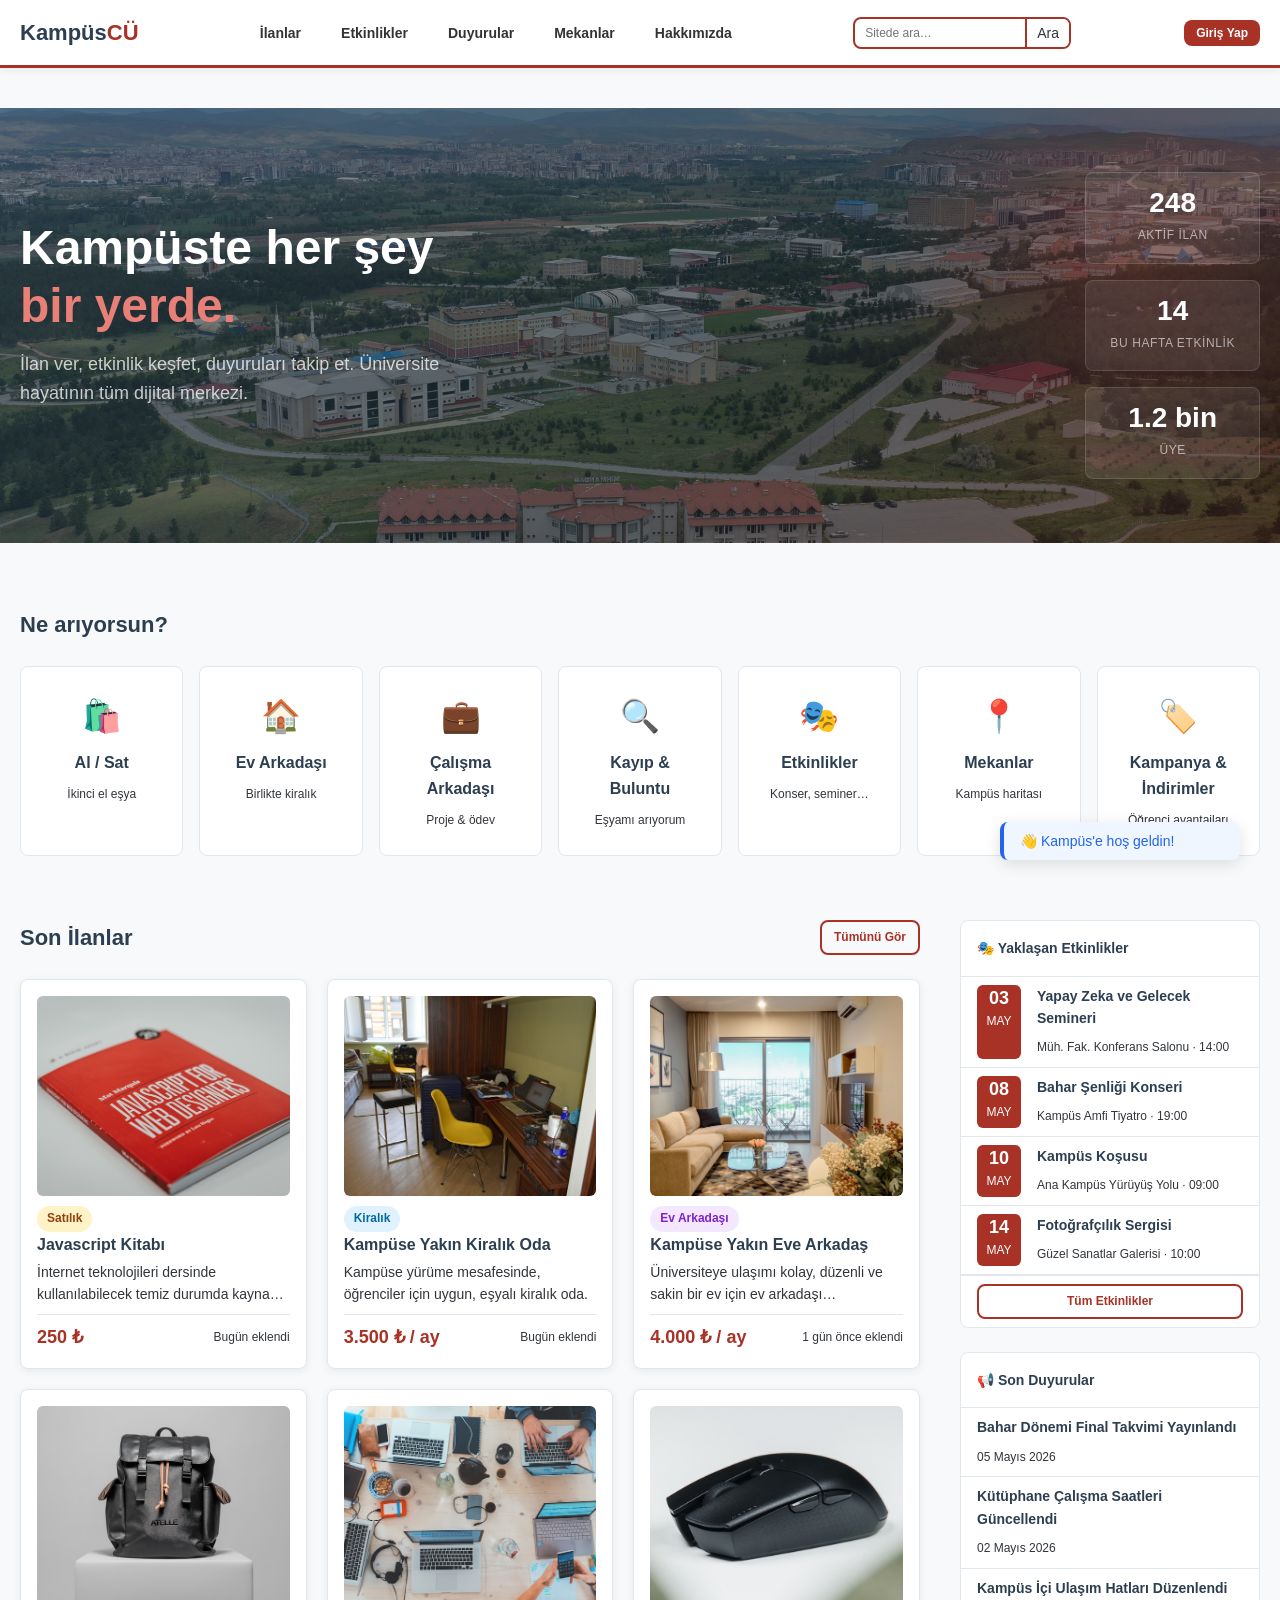
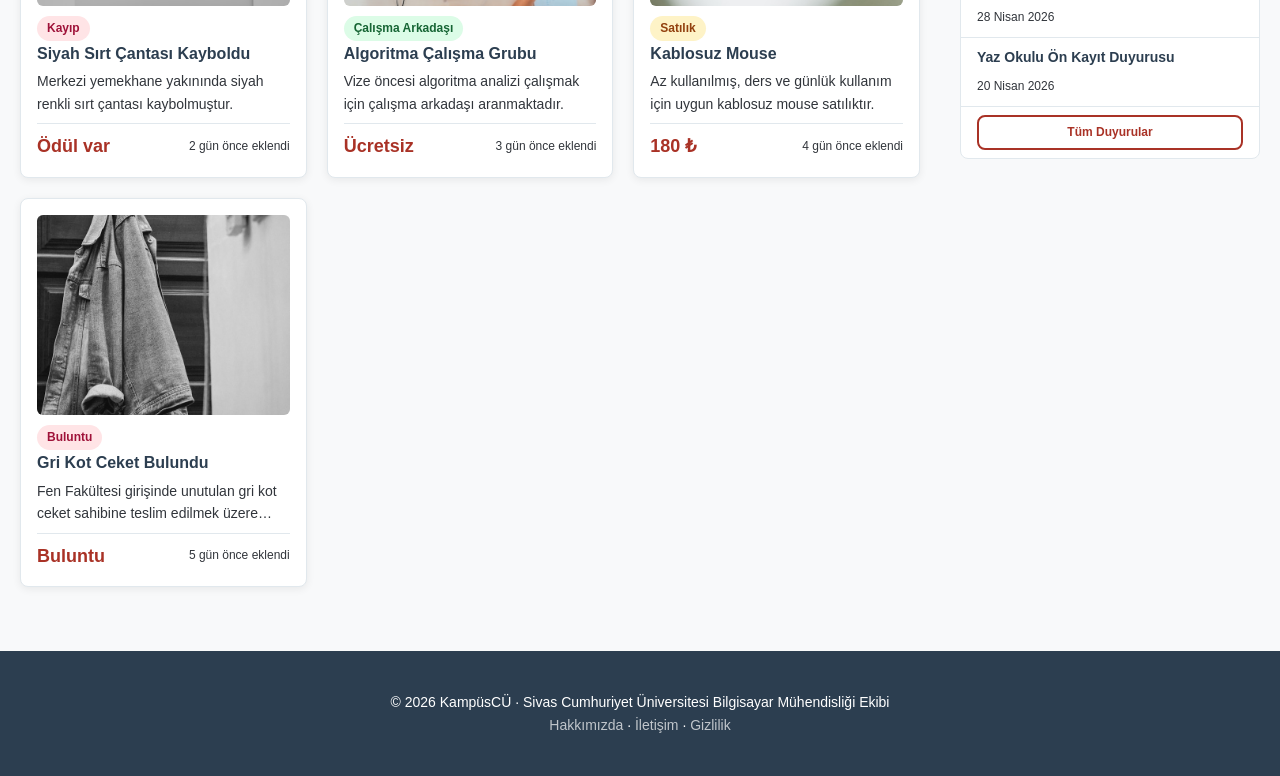
<file: index.html>
<!DOCTYPE html>
<html lang="tr">

<head>
    <meta charset="UTF-8">
    <meta name="viewport" content="width=device-width, initial-scale=1.0">
    <title>Ana Sayfa — KampüsCÜ</title>

    <meta name="description" content="KampüsCÜ — Sivas Cumhuriyet Üniversitesi öğrencileri için ilan, etkinlik, duyuru ve kampüs rehberi platformu.">


    <!-- CSS -->
    <link rel="stylesheet" href="css/variables.css" as="style">
    <link rel="stylesheet" href="css/base.css" as="style">
    <link rel="stylesheet" href="css/layout.css" as="style">
    <link rel="stylesheet" href="css/components.css" as="style">
    <link rel="stylesheet" href="css/index.css">
</head>

<body>

    <a href="#anaIcerik" class="skip-link">İçeriğe geç</a>

    <!-- Navbar -->
    <header class="header">
        <div class="container">
            <nav class="nav-icerik">
                <a href="index.html" class="nav-logo" aria-label="KampüsCÜ ana sayfasına git">Kampüs<span class="logo-vurgu">CÜ</span></a>

                <ul class="nav-linkler" id="navMenu">
                    <li><a href="pages/ads.html">İlanlar</a></li>
                    <li><a href="pages/events.html">Etkinlikler</a></li>
                    <li><a href="pages/announcements.html">Duyurular</a></li>
                    <li><a href="pages/map.html">Mekanlar</a></li>
                    <li><a href="pages/about.html">Hakkımızda</a></li>
                </ul>

                <!-- Genel arama -->
                <div class="nav-arama-kapsayici">
                    <form class="arama-kutusu nav-arama" id="genelAramaForm" role="search" aria-label="Genel arama">
                        <input
                            type="search"
                            id="genelAramaInput"
                            aria-label="Genel arama"
                            placeholder="Sitede ara…"
                            autocomplete="off"
                        >
                        <button type="submit">Ara</button>
                    </form>
                    <div class="arama-oneriler" id="genelAramaOneriler" role="listbox" aria-label="Arama önerileri" hidden></div>
                    <span class="nav-arama-durum" id="genelAramaDurum" aria-live="polite" hidden></span>
                </div>

                <!-- auth.js burayı günceller -->
                <div class="nav-kullanici" id="navKullanici">
                    <button class="buton kucuk" onclick="modalAc('girisModal')">Giriş Yap</button>
                </div>

                <button class="hamburger" id="hamburger" aria-label="Menüyü aç">☰</button>
            </nav>
        </div>
    </header>


    <!-- Hero -->
    <section class="hero">
        <div class="container">
            <div class="hero-icerik">
                <div>
                    <h1 class="hero-baslik">
                        Kampüste her şey<br>
                        <span>bir yerde.</span>
                    </h1>
                    <p class="hero-aciklama">
                        İlan ver, etkinlik keşfet, duyuruları takip et.
                        Üniversite hayatının tüm dijital merkezi.
                    </p>
                    
                </div>

                <div class="hero-istatistikler">
                    <div class="hero-stat">
                        <strong>248</strong>
                        <span>Aktif İlan</span>
                    </div>
                    <div class="hero-stat">
                        <strong>14</strong>
                        <span>Bu Hafta Etkinlik</span>
                    </div>
                    <div class="hero-stat">
                        <strong>1.2 bin</strong>
                        <span>Üye</span>
                    </div>
                </div>
            </div>
        </div>
    </section>


    <!-- İçerik -->
    <main class="container" id="anaIcerik">

        <!-- Hızlı erişim -->
        <section>
            <div class="bolum-basligi">
                <h2>Ne arıyorsun?</h2>
            </div>

            <div class="hizli-erisim">
                <a href="pages/ads.html?kategori=satis" class="hizli-kart">
                    <span class="hizli-kart-ikon">🛍️</span>
                    <strong class="hizli-kart-ad">Al / Sat</strong>
                    <span class="hizli-kart-aciklama">İkinci el eşya</span>
                </a>
                <a href="pages/ads.html?kategori=ev-arkadas" class="hizli-kart">
                    <span class="hizli-kart-ikon">🏠</span>
                    <strong class="hizli-kart-ad">Ev Arkadaşı</strong>
                    <span class="hizli-kart-aciklama">Birlikte kiralık</span>
                </a>
                <a href="pages/ads.html?kategori=is-arkadas" class="hizli-kart">
                    <span class="hizli-kart-ikon">💼</span>
                    <strong class="hizli-kart-ad">Çalışma Arkadaşı</strong>
                    <span class="hizli-kart-aciklama">Proje & ödev</span>
                </a>
                <a href="pages/ads.html?kategori=kayip" class="hizli-kart">
                    <span class="hizli-kart-ikon">🔍</span>
                    <strong class="hizli-kart-ad">Kayıp & Buluntu</strong>
                    <span class="hizli-kart-aciklama">Eşyamı arıyorum</span>
                </a>
                <a href="pages/events.html" class="hizli-kart">
                    <span class="hizli-kart-ikon">🎭</span>
                    <strong class="hizli-kart-ad">Etkinlikler</strong>
                    <span class="hizli-kart-aciklama">Konser, seminer…</span>
                </a>
                <a href="pages/map.html" class="hizli-kart">
                    <span class="hizli-kart-ikon">📍</span>
                    <strong class="hizli-kart-ad">Mekanlar</strong>
                    <span class="hizli-kart-aciklama">Kampüs haritası</span>
                </a>

                <a href="pages/announcements.html?kategori=indirim" class="hizli-kart">
                    <span class="hizli-kart-ikon">🏷️</span>
                    <strong class="hizli-kart-ad">Kampanya & İndirimler</strong>
                    <span class="hizli-kart-aciklama">Öğrenci avantajları</span>
                </a>

            </div>
        </section>

        <!-- Son ilanlar + kenar -->
        <div class="duzey-kenar">

            <!-- Son ilanlar -->
            <section>
                <div class="bolum-basligi">
                    <h2>Son İlanlar</h2>
                    <a href="pages/ads.html" class="buton ikincil kucuk">Tümünü Gör</a>
                </div>

                <!-- ilanlar.js burayı doldurur -->
                <div class="izgara-3" id="ilanListesi"></div>

                <div class="yukleniyor" id="ilanYukleniyor" style="display:none;">
                    <div class="spinner"></div>
                </div>
                <div class="bos-durum" id="ilanBosDurum" style="display:none;">
                    <div class="bos-durum-ikon">📭</div>
                    <p>Bu kategoride henüz ilan yok.</p>
                </div>

            </section>

            

            


            <!-- Kenar -->
            <aside class="kenar-cubugu">

                <!-- Yaklaşan etkinlikler -->
                <div class="kenar-blok">
                    <div class="kenar-blok-baslik">🎭 Yaklaşan Etkinlikler</div>

                    <a href="pages/events.html" class="etkinlik-satir">
                        <div class="etkinlik-tarih-kutu">
                            <strong>03</strong><span>May</span>
                        </div>
                        <div class="etkinlik-bilgi">
                            <strong>Yapay Zeka ve Gelecek Semineri</strong>
                            <span>Müh. Fak. Konferans Salonu · 14:00</span>
                        </div>
                    </a>
                    <a href="pages/events.html" class="etkinlik-satir">
                        <div class="etkinlik-tarih-kutu">
                            <strong>08</strong><span>May</span>
                        </div>
                        <div class="etkinlik-bilgi">
                            <strong>Bahar Şenliği Konseri</strong>
                            <span>Kampüs Amfi Tiyatro · 19:00</span>
                        </div>
                    </a>
                    <a href="pages/events.html" class="etkinlik-satir">
                        <div class="etkinlik-tarih-kutu">
                            <strong>10</strong><span>May</span>
                        </div>
                        <div class="etkinlik-bilgi">
                            <strong>Kampüs Koşusu</strong>
                            <span>Ana Kampüs Yürüyüş Yolu · 09:00</span>
                        </div>
                    </a>
                    <a href="pages/events.html" class="etkinlik-satir">
                        <div class="etkinlik-tarih-kutu">
                            <strong>14</strong><span>May</span>
                        </div>
                        <div class="etkinlik-bilgi">
                            <strong>Fotoğrafçılık Sergisi</strong>
                            <span>Güzel Sanatlar Galerisi · 10:00</span>
                        </div>
                    </a>

                    <div class="kenar-blok-alt">
                        <a href="pages/events.html" class="buton ikincil tam kucuk">Tüm Etkinlikler</a>
                    </div>
                </div>

                <!-- Son duyurular -->
                <div class="kenar-blok">
                    <div class="kenar-blok-baslik">📢 Son Duyurular</div>

                    <!-- duyurular.js burayı doldurur -->
                    <div id="sonDuyuruListesi"></div>

                    <div class="kenar-blok-alt">
                        <a href="pages/announcements.html" class="buton ikincil tam kucuk">Tüm Duyurular</a>
                    </div>
                </div>


            </aside>

            

        </div><!-- /duzey-kenar --> 

    </main>


    <!-- Footer -->
    <footer class="footer">
        <div class="container">
            <p>© 2026 KampüsCÜ · Sivas Cumhuriyet Üniversitesi Bilgisayar Mühendisliği Ekibi</p>
            <p>
                <a href="pages/about.html">Hakkımızda</a> ·
                <a href="pages/about.html#iletisim">İletişim</a> ·
                <a href="#">Gizlilik</a>
            </p>
        </div>
    </footer>


    <!-- Toast kapsayıcısı — ui.js kullanır -->
    <div class="toast-kapsayici" id="toastKapsayici"></div>


    <!-- Giriş modalı -->
    <div class="modal-arkaplan" id="girisModal">
        <div class="modal-kutu">
            <button class="modal-kapat" onclick="modalKapat('girisModal')">✕</button>

            <h2>Giriş Yap</h2>
            <p class="kart-metin">Kampüs topluluğuna katıl</p>

            <p class="kart-metin" style="text-align:center; margin: var(--space-md) 0;">
                Öğrenci e-postan ile giriş yap
            </p>

            <div class="form-alani">
                <label for="girisEmail">E-posta</label>
                <input type="email" id="girisEmail" placeholder="ornek@cumhuriyet.edu.tr">
            </div>
            <div class="form-alani">
                <label for="girisSifre">Şifre</label>
                <input type="password" id="girisSifre" placeholder="••••••••">
            </div>

            <button class="buton tam" id="emailGirisBtn">Giriş Yap</button>

            <p class="kart-metin" style="text-align:center; margin-top: var(--space-md);">
                Hesabın yok mu? <a href="pages/auth.html">Kayıt ol</a>
            </p>

        </div>
    </div>


    <!-- Scriptler -->
    <script src="js/firebase-config.js"></script>
    <script src="js/ui.js"></script>
    <script src="js/auth.js"></script>
    <script src="js/ilanlar.js"></script>
    <script src="js/duyurular.js"></script>

    <script src="js/common-page.js"></script>

    <script src="js/index-page.js"></script>

</body>

</html>
</file>
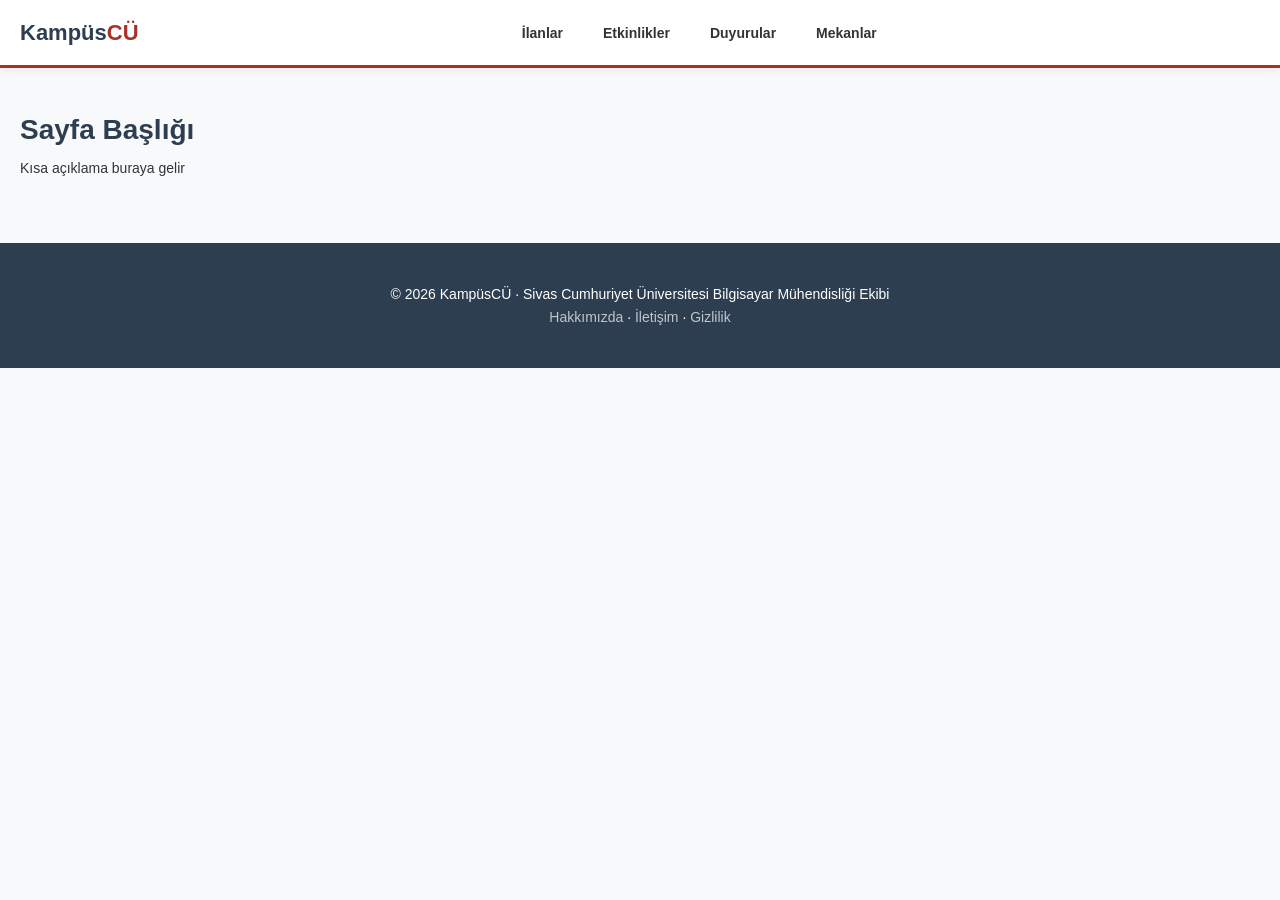
<file: sablon.html>
<!DOCTYPE html>
<html lang="tr">
<head>
    <meta charset="UTF-8">
    <meta name="viewport" content="width=device-width, initial-scale=1.0">
    <title>Sayfa Adı — Kampüs</title>

    <!-- CSS -->
    <link rel="stylesheet" href="css/variables.css">
    <link rel="stylesheet" href="css/base.css">
    <link rel="stylesheet" href="css/layout.css">
    <link rel="stylesheet" href="css/components.css">
    <!-- Sayfaya özel CSS -->
    <!-- <link rel="stylesheet" href="css/ilanlar.css"> -->
</head>
<body>

    <a href="#anaIcerik" class="skip-link">İçeriğe geç</a>

    <!-- Navbar -->
    <header class="header">
        <div class="container">
            <nav class="nav-icerik">
                <a href="index.html" class="nav-logo" aria-label="KampüsCÜ ana sayfasına git">Kampüs<span class="logo-vurgu">CÜ</span></a>

                <ul class="nav-linkler" id="navMenu">
                    <li><a href="ads.html">İlanlar</a></li>
                    <li><a href="events.html">Etkinlikler</a></li>
                    <li><a href="announcements.html">Duyurular</a></li>
                    <li><a href="map.html">Mekanlar</a></li>
                </ul>

                <!-- auth.js burayı doldurur -->
                <div class="nav-kullanici" id="navKullanici"></div>

                <button class="hamburger" id="hamburger" aria-label="Menüyü aç">☰</button>
            </nav>
        </div>
    </header>

    <!-- İçerik -->
    <main class="container">

        <!-- Başlık -->
        <div class="sayfa-basligi">
            <h1>Sayfa Başlığı</h1>
            <p>Kısa açıklama buraya gelir</p>
        </div>

        <!-- ... -->

    </main>

    <!-- Footer -->
    <footer class="footer">
        <div class="container">
            <p>© 2026 KampüsCÜ · Sivas Cumhuriyet Üniversitesi Bilgisayar Mühendisliği Ekibi</p>
            <p>
                <a href="pages/about.html">Hakkımızda</a> ·
                <a href="pages/about.html#iletisim">İletişim</a> ·
                <a href="#">Gizlilik</a>
            </p>
        </div>
    </footer>

    <!-- Toast alanı (ui.js) -->
    <div class="toast-kapsayici" id="toastKapsayici"></div>

    <!-- JS -->
    <script src="js/firebase-config.js"></script>
    <script src="js/ui.js"></script>
    <script src="js/auth.js"></script>
    <!-- Sayfaya özel JS -->
    <!-- <script src="js/ilanlar.js"></script> -->

    <script src="js/common-page.js"></script>

</body>
</html>
</file>
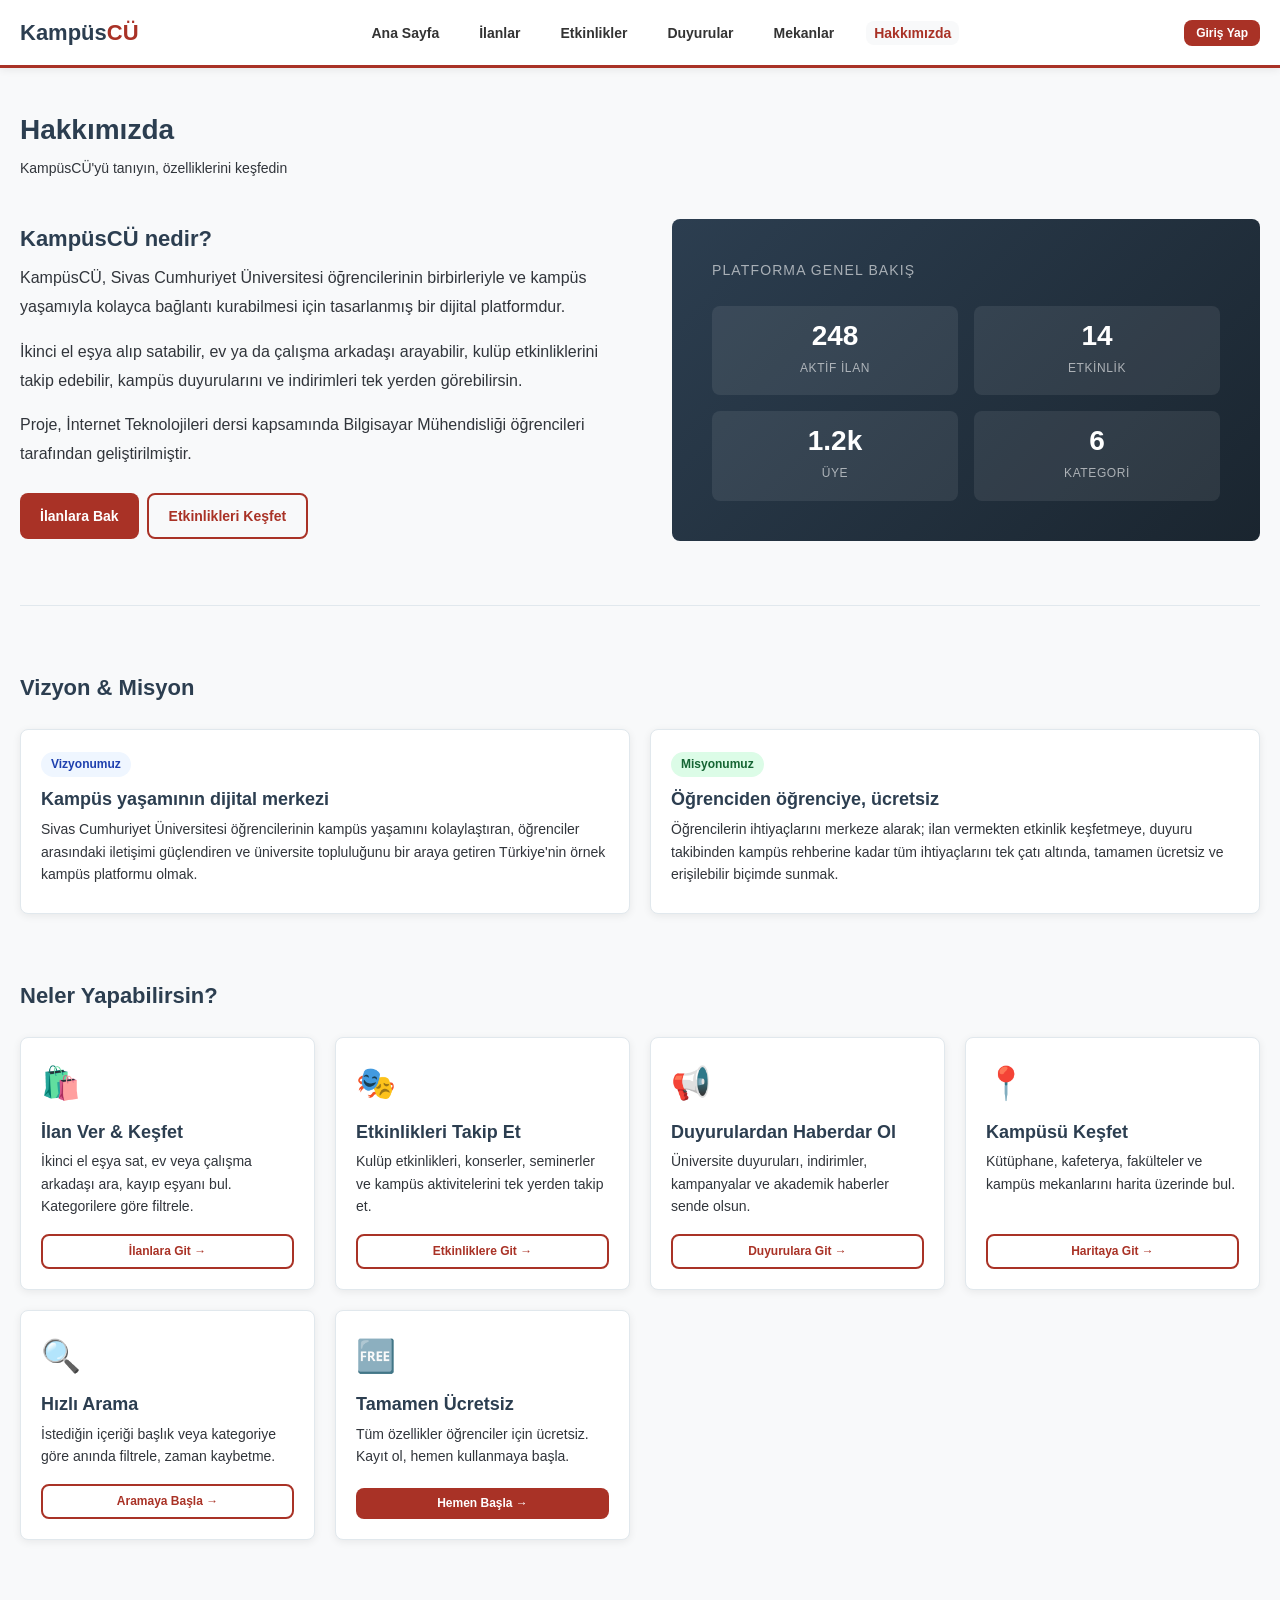
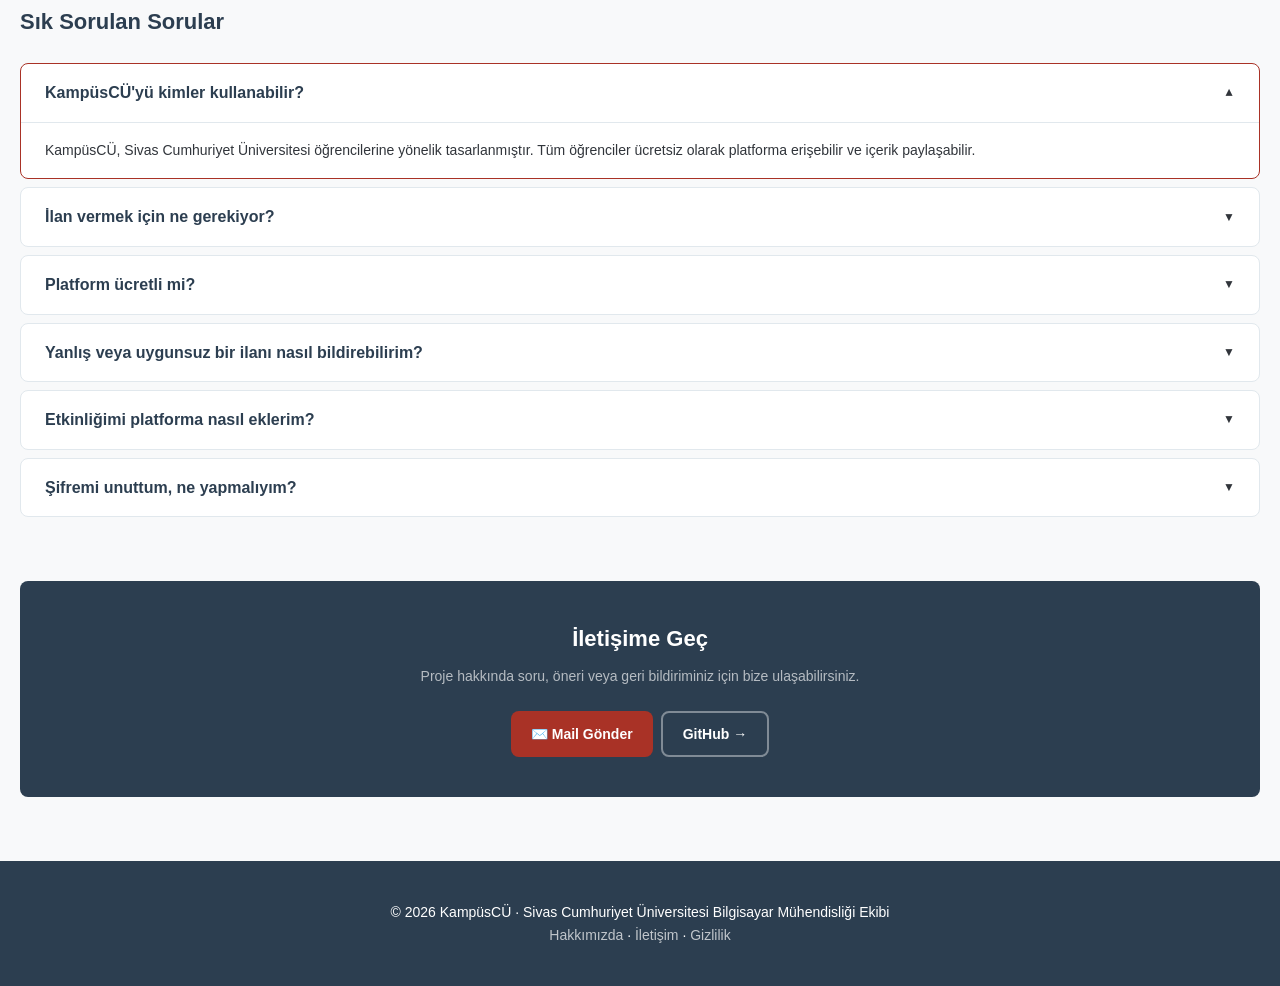
<file: pages/about.html>
<!DOCTYPE html>
<html lang="tr">
<head>
    <meta charset="UTF-8">
    <meta name="viewport" content="width=device-width, initial-scale=1.0">
    <title>Hakkımızda — KampüsCÜ</title>
    <meta name="description" content="KampüsCÜ projesi hakkında bilgi edinin. Sivas Cumhuriyet Üniversitesi öğrencileri tarafından öğrenciler için geliştirildi.">

    <link rel="stylesheet" href="../css/variables.css">
    <link rel="stylesheet" href="../css/base.css">
    <link rel="stylesheet" href="../css/layout.css">
    <link rel="stylesheet" href="../css/components.css">
    <link rel="stylesheet" href="../css/about.css">
</head>
<body>

    <a href="#anaIcerik" class="skip-link">İçeriğe geç</a>

    <!-- Navbar -->
    <header class="header">
        <div class="container">
            <nav class="nav-icerik">
                <a href="../index.html" class="nav-logo" aria-label="KampüsCÜ ana sayfasına git">Kampüs<span class="logo-vurgu">CÜ</span></a>

                <ul class="nav-linkler" id="navMenu">
                    <li><a href="../index.html">Ana Sayfa</a></li>
                    <li><a href="../pages/ads.html">İlanlar</a></li>
                    <li><a href="../pages/events.html">Etkinlikler</a></li>
                    <li><a href="../pages/announcements.html">Duyurular</a></li>
                    <li><a href="../pages/map.html">Mekanlar</a></li>
                    <li><a href="../pages/about.html" class="aktif" aria-current="page">Hakkımızda</a></li>
                </ul>

                <div class="nav-kullanici" id="navKullanici">
                    <button class="buton kucuk" onclick="modalAc('girisModal')">Giriş Yap</button>
                </div>

                <button class="hamburger" id="hamburger" aria-label="Menüyü aç">☰</button>
            </nav>
        </div>
    </header>


    <!-- İçerik -->
    <main class="container">

        <div class="sayfa-basligi">
            <h1>Hakkımızda</h1>
            <p>KampüsCÜ'yü tanıyın, özelliklerini keşfedin</p>
        </div>


    <!-- Proje -->
        <section aria-label="Proje hakkında">
            <div class="tanitim-alani">

                <div class="tanitim-metin">
                    <h2>KampüsCÜ nedir?</h2>
                    <p>
                        KampüsCÜ, Sivas Cumhuriyet Üniversitesi öğrencilerinin
                        birbirleriyle ve kampüs yaşamıyla kolayca bağlantı
                        kurabilmesi için tasarlanmış bir dijital platformdur.
                    </p>
                    <p>
                        İkinci el eşya alıp satabilir, ev ya da çalışma arkadaşı
                        arayabilir, kulüp etkinliklerini takip edebilir, kampüs
                        duyurularını ve indirimleri tek yerden görebilirsin.
                    </p>
                    <p>
                        Proje, İnternet Teknolojileri dersi kapsamında
                        Bilgisayar Mühendisliği öğrencileri tarafından
                        geliştirilmiştir.
                    </p>
                    <div class="tanitim-butonlar">
                        <a href="../pages/ads.html" class="buton">İlanlara Bak</a>
                        <a href="../pages/events.html" class="buton ikincil">Etkinlikleri Keşfet</a>
                    </div>
                </div>

                <div class="tanitim-vurgu">
                    <p class="tanitim-vurgu-baslik">Platforma genel bakış</p>
                    <div class="istatistik-grid">
                        <div class="istatistik-kutu">
                            <strong class="istatistik-rakam">248</strong>
                            <span class="istatistik-aciklama">Aktif İlan</span>
                        </div>
                        <div class="istatistik-kutu">
                            <strong class="istatistik-rakam">14</strong>
                            <span class="istatistik-aciklama">Etkinlik</span>
                        </div>
                        <div class="istatistik-kutu">
                            <strong class="istatistik-rakam">1.2k</strong>
                            <span class="istatistik-aciklama">Üye</span>
                        </div>
                        <div class="istatistik-kutu">
                            <strong class="istatistik-rakam">6</strong>
                            <span class="istatistik-aciklama">Kategori</span>
                        </div>
                    </div>
                </div>

            </div>
        </section>


    <!-- Ayraç -->
        <hr class="bolum-ayrac">


    <!-- Vizyon / Misyon -->
        <section aria-label="Vizyon ve misyon" class="vizyon-misyon">
            <div class="bolum-basligi">
                <h2>Vizyon & Misyon</h2>
            </div>

            <div class="izgara-2">

                <div class="kart">
                    <span class="etiket duyuru">Vizyonumuz</span>
                    <h3 class="kart-baslik">
                        Kampüs yaşamının dijital merkezi
                    </h3>
                    <p class="kart-metin">
                        Sivas Cumhuriyet Üniversitesi öğrencilerinin kampüs
                        yaşamını kolaylaştıran, öğrenciler arasındaki iletişimi
                        güçlendiren ve üniversite topluluğunu bir araya getiren
                        Türkiye'nin örnek kampüs platformu olmak.
                    </p>
                </div>

                <div class="kart">
                    <span class="etiket is-arkadas">Misyonumuz</span>
                    <h3 class="kart-baslik">
                        Öğrenciden öğrenciye, ücretsiz
                    </h3>
                    <p class="kart-metin">
                        Öğrencilerin ihtiyaçlarını merkeze alarak; ilan vermekten
                        etkinlik keşfetmeye, duyuru takibinden kampüs rehberine
                        kadar tüm ihtiyaçlarını tek çatı altında, tamamen ücretsiz
                        ve erişilebilir biçimde sunmak.
                    </p>
                </div>

            </div>
        </section>


        <!-- Özellikler -->
        <section aria-label="Platform özellikleri" class="ozellikler">
            <div class="bolum-basligi">
                <h2>Neler Yapabilirsin?</h2>
            </div>

            <div class="izgara-3">

                <div class="kart ozellik-karti">
                    <div class="ozellik-ikon" aria-hidden="true">🛍️</div>
                    <h3 class="kart-baslik">İlan Ver & Keşfet</h3>
                    <p class="kart-metin">
                        İkinci el eşya sat, ev veya çalışma arkadaşı ara,
                        kayıp eşyanı bul. Kategorilere göre filtrele.
                    </p>
                    <a href="../pages/ads.html" class="buton ikincil kucuk">İlanlara Git →</a>
                </div>

                <div class="kart ozellik-karti">
                    <div class="ozellik-ikon" aria-hidden="true">🎭</div>
                    <h3 class="kart-baslik">Etkinlikleri Takip Et</h3>
                    <p class="kart-metin">
                        Kulüp etkinlikleri, konserler, seminerler ve
                        kampüs aktivitelerini tek yerden takip et.
                    </p>
                    <a href="../pages/events.html" class="buton ikincil kucuk">Etkinliklere Git →</a>
                </div>

                <div class="kart ozellik-karti">
                    <div class="ozellik-ikon" aria-hidden="true">📢</div>
                    <h3 class="kart-baslik">Duyurulardan Haberdar Ol</h3>
                    <p class="kart-metin">
                        Üniversite duyuruları, indirimler, kampanyalar
                        ve akademik haberler sende olsun.
                    </p>
                    <a href="../pages/announcements.html" class="buton ikincil kucuk">Duyurulara Git →</a>
                </div>

                <div class="kart ozellik-karti">
                    <div class="ozellik-ikon" aria-hidden="true">📍</div>
                    <h3 class="kart-baslik">Kampüsü Keşfet</h3>
                    <p class="kart-metin">
                        Kütüphane, kafeterya, fakülteler ve kampüs
                        mekanlarını harita üzerinde bul.
                    </p>
                    <a href="../pages/map.html" class="buton ikincil kucuk">Haritaya Git →</a>
                </div>

                <div class="kart ozellik-karti">
                    <div class="ozellik-ikon" aria-hidden="true">🔍</div>
                    <h3 class="kart-baslik">Hızlı Arama</h3>
                    <p class="kart-metin">
                        İstediğin içeriği başlık veya kategoriye göre
                        anında filtrele, zaman kaybetme.
                    </p>
                    <a href="../pages/ads.html" class="buton ikincil kucuk">Aramaya Başla →</a>
                </div>

                <div class="kart ozellik-karti">
                    <div class="ozellik-ikon" aria-hidden="true">🆓</div>
                    <h3 class="kart-baslik">Tamamen Ücretsiz</h3>
                    <p class="kart-metin">
                        Tüm özellikler öğrenciler için ücretsiz.
                        Kayıt ol, hemen kullanmaya başla.
                    </p>
                    <a href="../pages/ads.html" class="buton kucuk">Hemen Başla →</a>
                </div>

            </div>
        </section>


        <!-- SSS -->
        <section aria-label="Sık sorulan sorular" class="sss">
            <div class="bolum-basligi">
                <h2>Sık Sorulan Sorular</h2>
            </div>

            <div class="sss-liste">
                <details class="sss-madde" open>
                    <summary class="sss-soru">
                        KampüsCÜ'yü kimler kullanabilir?
                        <span class="sss-ok" aria-hidden="true">▼</span>
                    </summary>
                    <p class="sss-cevap">
                        KampüsCÜ, Sivas Cumhuriyet Üniversitesi öğrencilerine
                        yönelik tasarlanmıştır. Tüm öğrenciler ücretsiz olarak
                        platforma erişebilir ve içerik paylaşabilir.
                    </p>
                </details>

                <details class="sss-madde">
                    <summary class="sss-soru">
                        İlan vermek için ne gerekiyor?
                        <span class="sss-ok" aria-hidden="true">▼</span>
                    </summary>
                    <p class="sss-cevap">
                        İlan vermek için platforma giriş yapman yeterli.
                        Giriş yaptıktan sonra İlanlar sayfasından "İlan Ver"
                        butonuna tıklayarak birkaç adımda ilanını oluşturabilirsin.
                    </p>
                </details>

                <details class="sss-madde">
                    <summary class="sss-soru">
                        Platform ücretli mi?
                        <span class="sss-ok" aria-hidden="true">▼</span>
                    </summary>
                    <p class="sss-cevap">
                        Hayır, KampüsCÜ tamamen ücretsizdir. İlan vermek,
                        etkinlik takip etmek ve duyuruları görüntülemek dahil
                        tüm özellikler ücretsiz olarak sunulmaktadır.
                    </p>
                </details>

                <details class="sss-madde">
                    <summary class="sss-soru">
                        Yanlış veya uygunsuz bir ilanı nasıl bildirebilirim?
                        <span class="sss-ok" aria-hidden="true">▼</span>
                    </summary>
                    <p class="sss-cevap">
                        Uygunsuz içerik gördüğünde iletişim bölümünden
                        bize ulaşabilirsin. İletilen şikayetler en kısa
                        sürede değerlendirilir.
                    </p>
                </details>

                <details class="sss-madde">
                    <summary class="sss-soru">
                        Etkinliğimi platforma nasıl eklerim?
                        <span class="sss-ok" aria-hidden="true">▼</span>
                    </summary>
                    <p class="sss-cevap">
                        Kulüp temsilcileri ve öğrenci toplulukları
                        Etkinlikler sayfasından etkinlik ekleyebilir.
                        Giriş yaptıktan sonra "Etkinlik Ekle" butonunu
                        kullanabilirsin.
                    </p>
                </details>

                <details class="sss-madde">
                    <summary class="sss-soru">
                        Şifremi unuttum, ne yapmalıyım?
                        <span class="sss-ok" aria-hidden="true">▼</span>
                    </summary>
                    <p class="sss-cevap">
                        Google ile giriş yapıyorsan şifre sorunu yaşamazsın.
                        E-posta ile giriş yapıyorsan giriş ekranındaki
                        "Şifremi Unuttum" bağlantısını kullanabilirsin.
                    </p>
                </details>

            </div>
        </section>


        <!-- İletişim -->
        <section aria-label="İletişim" id="iletisim">
            <div class="iletisim-alani">
                <h2>İletişime Geç</h2>
                <p>
                    Proje hakkında soru, öneri veya geri bildiriminiz için
                    bize ulaşabilirsiniz.
                </p>
                <div class="iletisim-butonlar">
                    <a href="mailto:iletisim@kampus.com" class="buton">
                        ✉️ Mail Gönder
                    </a>
                    <a href="https://github.com/" target="_blank" rel="noopener" class="buton ikincil">
                        GitHub →
                    </a>
                </div>
            </div>
        </section>

    </main>


    <!-- Footer -->
    <footer class="footer">
        <div class="container">
            <p>© 2026 KampüsCÜ · Sivas Cumhuriyet Üniversitesi Bilgisayar Mühendisliği Ekibi</p>
            <p>
                <a href="about.html">Hakkımızda</a> ·
                <a href="about.html#iletisim">İletişim</a> ·
                <a href="#">Gizlilik</a>
            </p>
        </div>
    </footer>

    <div class="toast-kapsayici" id="toastKapsayici"></div>

    <!-- Giriş modali -->
    <div class="modal-arkaplan" id="girisModal" role="dialog" aria-modal="true" aria-labelledby="girisModalBaslik">
        <div class="modal-kutu">
            <button class="modal-kapat" onclick="modalKapat('girisModal')">✕</button>
            <h2 id="girisModalBaslik">Giriş Yap</h2>
            <p class="kart-metin">KampüsCÜ topluluğuna katıl</p>
            <div class="form-alani">
                <label for="girisEmail">E-posta</label>
                <input type="email" id="girisEmail" placeholder="ornek@cumhuriyet.edu.tr">
            </div>
            <div class="form-alani">
                <label for="girisSifre">Şifre</label>
                <input type="password" id="girisSifre" placeholder="••••••••">
            </div>
            <button class="buton tam" id="emailGirisBtn">Giriş Yap</button>

            <p class="kart-metin" style="text-align:center; margin-top: var(--space-md);">
                Hesabın yok mu? <a href="auth.html">Kayıt ol</a>
            </p>
        </div>
    </div>


    <!-- Scriptler -->
    <script src="../js/firebase-config.js"></script>
    <script src="../js/ui.js"></script>
    <script src="../js/auth.js"></script>
    <script src="../js/common-page.js"></script>

</body>
</html>
</file>
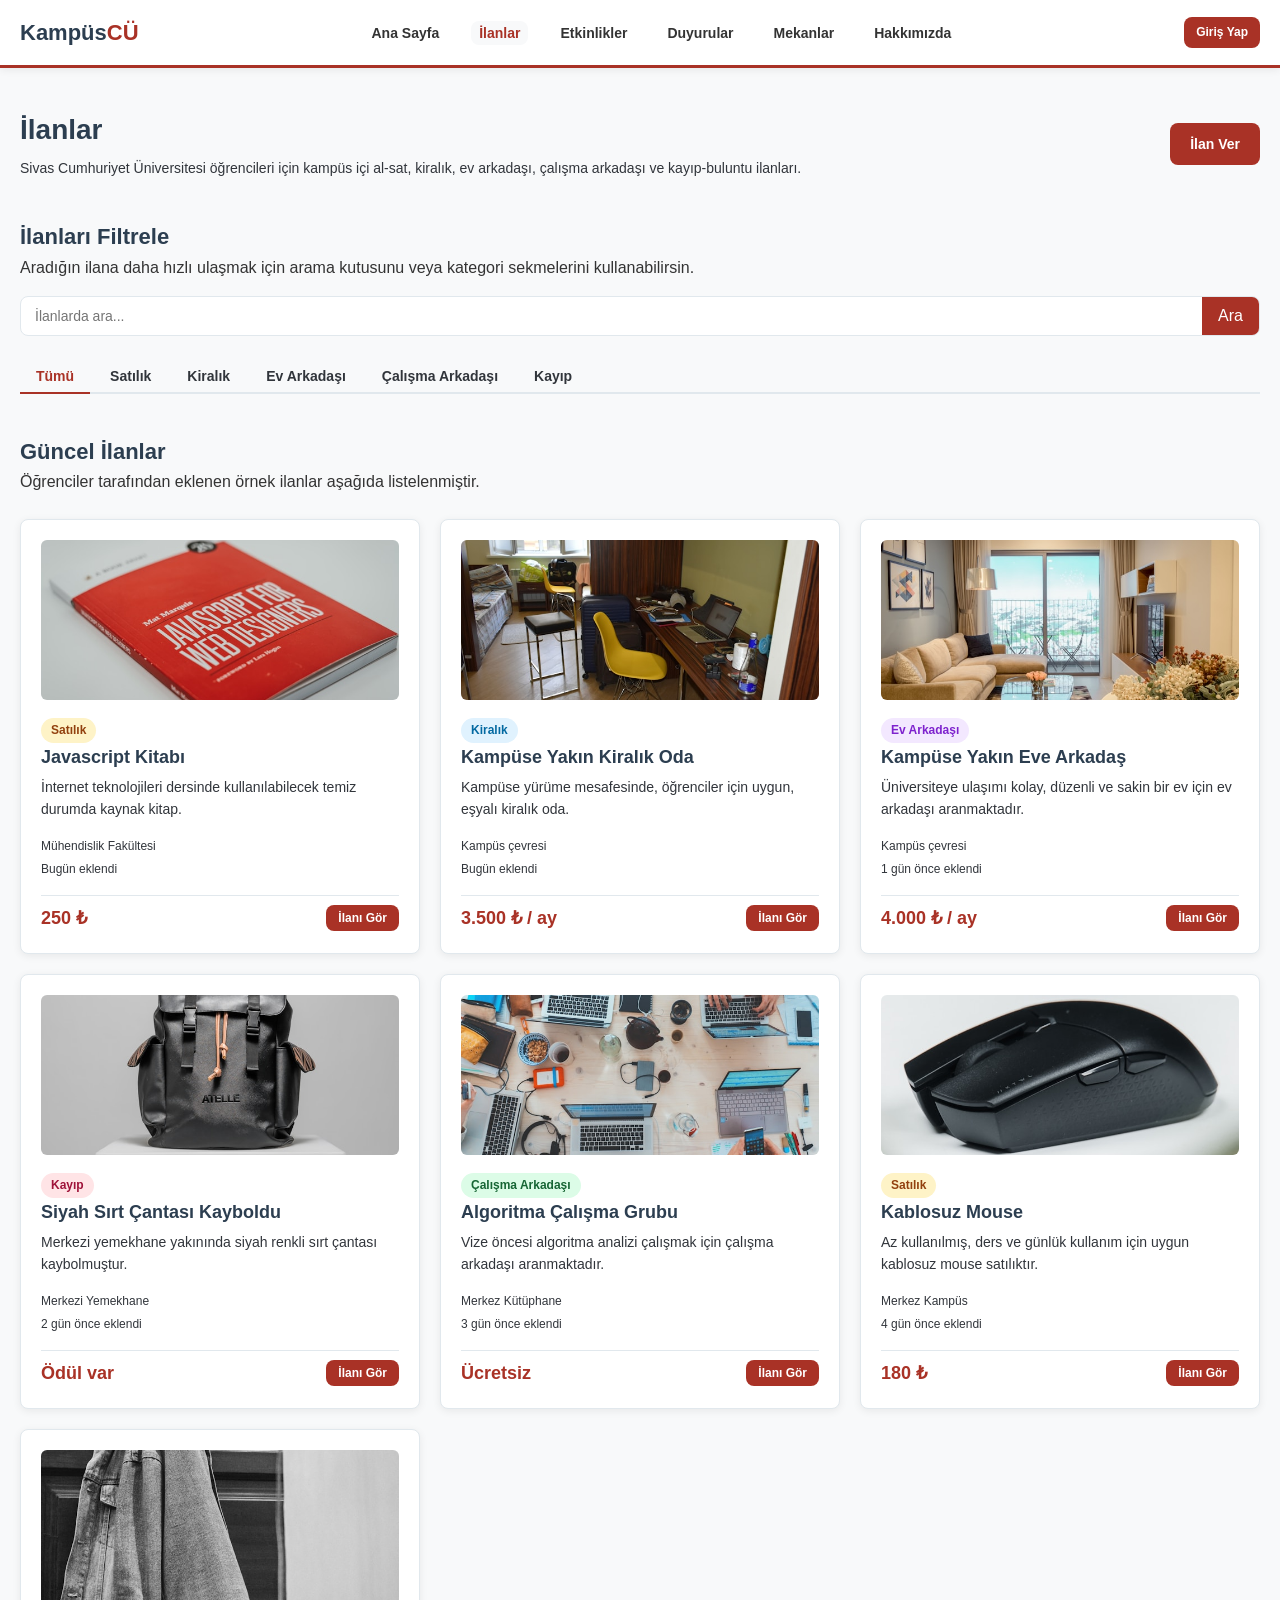
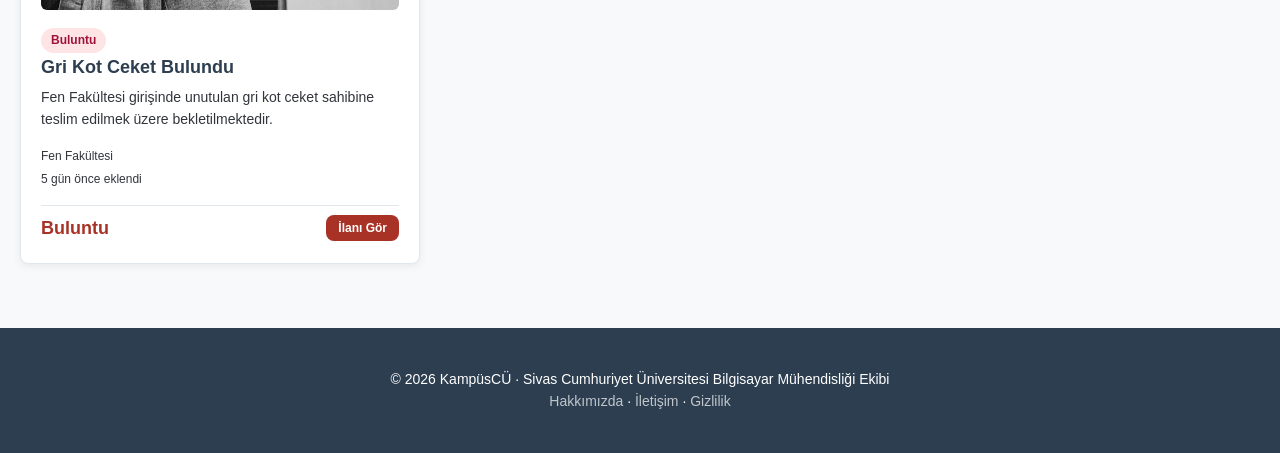
<file: pages/ads.html>
<!DOCTYPE html>
<html lang="tr">
<head>
    <meta charset="UTF-8">
    <meta name="description" content="KampüsCÜ ilanlar sayfası. Sivas Cumhuriyet Üniversitesi öğrencileri al-sat, kiralık, ev arkadaşı, çalışma arkadaşı ve kayıp-buluntu ilanlarını görüntüleyebilir.">
    <meta name="viewport" content="width=device-width, initial-scale=1.0">
    <title>İlanlar — KampüsCÜ</title>

    <link rel="stylesheet" href="../css/variables.css">
    <link rel="stylesheet" href="../css/base.css">
    <link rel="stylesheet" href="../css/layout.css">
    <link rel="stylesheet" href="../css/components.css">
    <link rel="stylesheet" href="../css/ads.css">
</head>
<body>

    <a href="#anaIcerik" class="skip-link">İçeriğe geç</a>

    <header class="header">
        <div class="container">
            <nav class="nav-icerik">
                <a href="../index.html" class="nav-logo" aria-label="KampüsCÜ ana sayfasına git">Kampüs<span class="logo-vurgu">CÜ</span></a>

                <ul class="nav-linkler" id="navMenu">
                    <li><a href="../index.html">Ana Sayfa</a></li>
                    <li><a href="ads.html" class="aktif" aria-current="page">İlanlar</a></li>
                    <li><a href="events.html">Etkinlikler</a></li>
                    <li><a href="announcements.html">Duyurular</a></li>
                    <li><a href="map.html">Mekanlar</a></li>
                    <li><a href="about.html">Hakkımızda</a></li>
                </ul>

                <!-- auth.js burayı günceller -->
                <div class="nav-kullanici" id="navKullanici">
                    <a href="auth.html" class="buton kucuk">Giriş Yap</a>
                </div>

                <button class="hamburger" id="hamburger" aria-label="Menüyü aç">☰</button>
            </nav>
        </div>
    </header>

    <main class="container">
        <section class="sayfa-basligi ilan-basligi">
            <div>
                <h1>İlanlar</h1>
                <p>
                    Sivas Cumhuriyet Üniversitesi öğrencileri için kampüs içi al-sat,
                    kiralık, ev arkadaşı, çalışma arkadaşı ve kayıp-buluntu ilanları.
                </p>
            </div>

            <a href="#ilan-modal" class="buton">İlan Ver</a>
        </section>

        <section class="ilan-filtreleri" aria-labelledby="filtre-baslik">
            <div class="bolum-basligi">
                <div>
                    <h2 id="filtre-baslik">İlanları Filtrele</h2>
                    <p>
                        Aradığın ilana daha hızlı ulaşmak için arama kutusunu veya kategori sekmelerini kullanabilirsin.
                    </p>
                </div>
            </div>

            <form class="arama-kutusu" role="search">
                <input
                    type="search"
                    id="ilan-arama"
                    name="ilan-arama"
                    aria-label="İlanlarda ara"
                    placeholder="İlanlarda ara..."
                >
                <button type="button" id="arama-buton">Ara</button>
            </form>

            <div class="sekme-grubu" aria-label="İlan kategorileri">
                <button type="button" class="sekme aktif" data-filter="tum">Tümü</button>
                <button type="button" class="sekme" data-filter="satis">Satılık</button>
                <button type="button" class="sekme" data-filter="kiralik">Kiralık</button>
                <button type="button" class="sekme" data-filter="ev-arkadas">Ev Arkadaşı</button>
                <button type="button" class="sekme" data-filter="is-arkadas">Çalışma Arkadaşı</button>
                <button type="button" class="sekme" data-filter="kayip">Kayıp</button>
            </div>
        </section>

        <section class="ilanlar-alani" aria-labelledby="guncel-ilanlar-baslik">
            <div class="bolum-basligi">
                <div>
                    <h2 id="guncel-ilanlar-baslik">Güncel İlanlar</h2>
                    <p>Öğrenciler tarafından eklenen örnek ilanlar aşağıda listelenmiştir.</p>
                </div>
            </div>

            <div class="izgara-3" id="ilan-listesi"></div>
        </section>

        <section id="filtre-bos-durum" class="bos-durum" aria-labelledby="bos-ilan-baslik" style="display: none;">
            <div class="bos-durum-ikon" aria-hidden="true">📭</div>
            <h2 id="bos-ilan-baslik">Uygun ilan bulunamadı</h2>
            <p>Arama metnine veya seçilen kategoriye uygun ilan bulunamadı. Farklı bir kelime deneyebilirsin.</p>
        </section>
    </main>

    <div id="ilan-modal" class="modal-arkaplan" role="dialog" aria-modal="true" aria-labelledby="ilan-modal-baslik">
        <div class="modal-kutu">
            <a href="#" class="modal-kapat" aria-label="İlan formunu kapat">×</a>

            <h2 id="ilan-modal-baslik">Yeni İlan Oluştur</h2>
            <p class="modal-aciklama">
                Kaydettiğin ilan tarayıcıda saklanır ve profil sayfandaki "Benim İlanlarım" bölümünde de görünür.
            </p>

            <form id="ilan-formu">
                <div class="form-alani">
                    <label for="ilan-baslik">İlan başlığı</label>
                    <input type="text" id="ilan-baslik" name="ilan-baslik" placeholder="Örn: Temiz çalışma masası" required>
                </div>

                <div class="form-alani">
                    <label for="ilan-kategori">Kategori</label>
                    <select id="ilan-kategori" name="ilan-kategori" required>
                        <option value="">Kategori seçiniz</option>
                        <option value="satis">Satılık</option>
                        <option value="kiralik">Kiralık</option>
                        <option value="ev-arkadas">Ev Arkadaşı</option>
                        <option value="is-arkadas">Çalışma Arkadaşı</option>
                        <option value="kayip">Kayıp</option>
                    </select>
                </div>

                <div class="form-alani">
                    <label for="ilan-fiyat">Fiyat / Durum</label>
                    <input type="text" id="ilan-fiyat" name="ilan-fiyat" placeholder="Örn: 300 ₺ veya ücretsiz" required>
                </div>

                <div class="form-alani">
                    <label for="ilan-konum">Konum</label>
                    <input type="text" id="ilan-konum" name="ilan-konum" placeholder="Örn: Mühendislik Fakültesi" required>
                </div>

                <div class="form-alani">
                    <label for="ilan-aciklama">Açıklama</label>
                    <textarea id="ilan-aciklama" name="ilan-aciklama" placeholder="İlanla ilgili kısa ve anlaşılır bir açıklama yazınız." required></textarea>
                </div>

                <button type="submit" class="buton tam">İlanı Kaydet</button>
            </form>
        </div>
    </div>

    <div id="detay-modal" class="modal-arkaplan" role="dialog" aria-modal="true" aria-labelledby="detay-baslik">
        <div class="modal-kutu">
            <button type="button" class="modal-kapat" id="detay-kapat" aria-label="İlan detayını kapat">×</button>

            <!-- Görsel alanı — JS tarafından doldurulur, görsel yoksa gizlenir -->
            <div id="detay-gorsel-alani" class="detay-gorsel-alani" aria-hidden="true"></div>

            <span id="detay-kategori" class="etiket satis">Satılık</span>
            <h2 id="detay-baslik">İlan Başlığı</h2>

            <p id="detay-aciklama" class="modal-aciklama">İlan açıklaması burada gösterilir.</p>

            <div class="ilan-detaylari">
                <span id="detay-konum">Konum</span>
                <span id="detay-tarih">Tarih</span>
            </div>

            <div class="kart-alt">
                <span id="detay-fiyat" class="fiyat-etiketi">Fiyat</span>
                <button type="button" class="buton" id="detay-iletisim">İletişime Geç</button>
            </div>
        </div>
    </div>

    <footer class="footer">
        <div class="container">
            <p>© 2026 KampüsCÜ · Sivas Cumhuriyet Üniversitesi Bilgisayar Mühendisliği Ekibi</p>
            <p>
                <a href="about.html">Hakkımızda</a> ·
                <a href="about.html#iletisim">İletişim</a> ·
                <a href="#">Gizlilik</a>
            </p>
        </div>
    </footer>

    <script src="../js/firebase-config.js"></script>
    <script src="../js/ui.js"></script>
    <script src="../js/auth.js"></script>
    <script src="../js/ilanlar.js"></script>
    <script src="../js/common-page.js"></script>
    <script src="../js/pages/ads-page.js"></script>
</body>
</html>
</file>
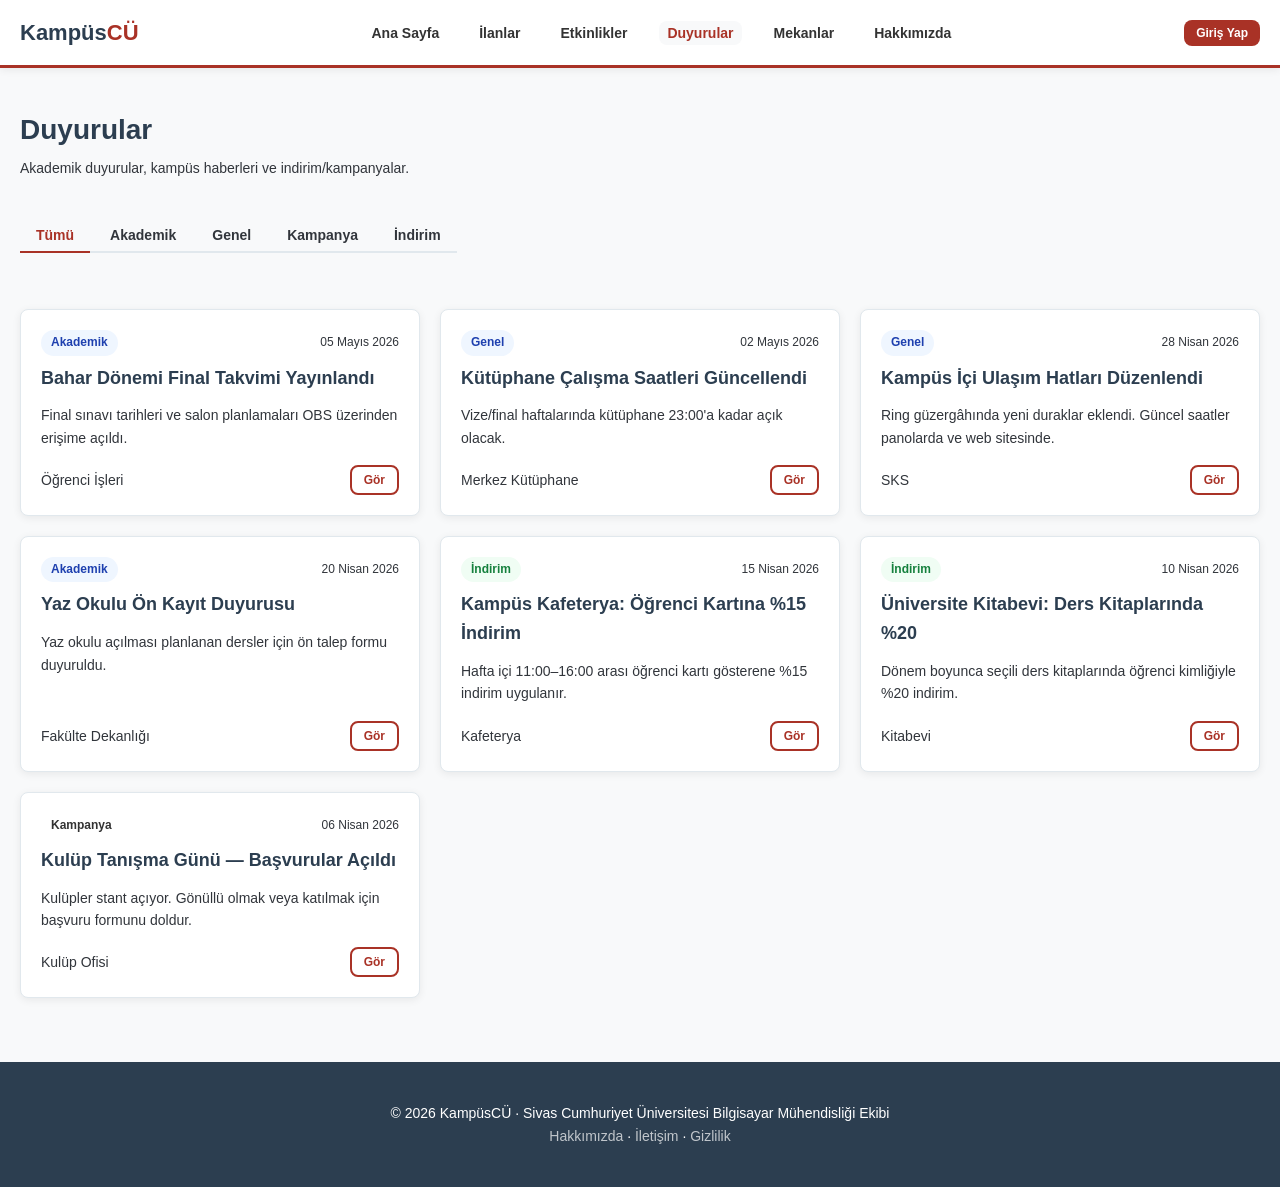
<file: pages/announcements.html>
<!DOCTYPE html>
<html lang="tr">
<head>
    <meta charset="UTF-8">
    <meta name="viewport" content="width=device-width, initial-scale=1.0">
    <meta name="description" content="KampüsCÜ duyurular sayfası. Akademik duyurular, kampüs haberleri ve indirim/kampanyalar tek yerde.">
    <title>Duyurular — KampüsCÜ</title>

    <!-- CSS -->
    <link rel="stylesheet" href="../css/variables.css">
    <link rel="stylesheet" href="../css/base.css">
    <link rel="stylesheet" href="../css/layout.css">
    <link rel="stylesheet" href="../css/components.css">
    <link rel="stylesheet" href="../css/announcements.css">
</head>
<body>

    <a href="#anaIcerik" class="skip-link">İçeriğe geç</a>

    <!-- Navbar -->
    <header class="header">
        <div class="container">
            <nav class="nav-icerik">
                <a href="../index.html" class="nav-logo" aria-label="KampüsCÜ ana sayfasına git">Kampüs<span class="logo-vurgu">CÜ</span></a>

                <ul class="nav-linkler" id="navMenu">
                    <li><a href="../index.html">Ana Sayfa</a></li>
                    <li><a href="ads.html">İlanlar</a></li>
                    <li><a href="events.html">Etkinlikler</a></li>
                    <li><a href="announcements.html" class="aktif" aria-current="page">Duyurular</a></li>
                    <li><a href="map.html">Mekanlar</a></li>
                    <li><a href="about.html">Hakkımızda</a></li>
                </ul>

                <!-- Giriş yapılmamış durum — auth.js bu alanı günceller -->
                <div class="nav-kullanici" id="navKullanici">
                    <button class="buton kucuk" onclick="modalAc('girisModal')">Giriş Yap</button>
                </div>

                <button class="hamburger" id="hamburger" aria-label="Menüyü aç">☰</button>
            </nav>
        </div>
    </header>


    <!-- İçerik -->
    <main class="container">

        <div class="sayfa-basligi">
            <h1>Duyurular</h1>
            <p>Akademik duyurular, kampüs haberleri ve indirim/kampanyalar.</p>
        </div>

        <div class="duyuru-arac-cubugu">
            <div class="sekme-grubu" id="duyuruSekmeler" aria-label="Duyuru kategorileri">
                <button class="sekme aktif" data-kategori="tumu">Tümü</button>
                <button class="sekme" data-kategori="akademik">Akademik</button>
                <button class="sekme" data-kategori="genel">Genel</button>
                <button class="sekme" data-kategori="kampanya">Kampanya</button>
                <button class="sekme" data-kategori="indirim">İndirim</button>
            </div>
        </div>

        <div class="izgara-2" id="duyuruListesi"></div>

        <div class="bos-durum" id="duyuruBosDurum" style="display:none;">
            <div class="bos-durum-ikon">📭</div>
            <p>Bu kategoride henüz duyuru yok.</p>
        </div>

    </main>


    <!-- Footer -->
    <footer class="footer">
        <div class="container">
            <p>© 2026 KampüsCÜ · Sivas Cumhuriyet Üniversitesi Bilgisayar Mühendisliği Ekibi</p>
            <p>
                <a href="about.html">Hakkımızda</a> ·
                <a href="about.html#iletisim">İletişim</a> ·
                <a href="#">Gizlilik</a>
            </p>
        </div>
    </footer>


    <!-- Giriş modalı -->
    <div class="modal-arkaplan" id="girisModal">
        <div class="modal-kutu">
            <button class="modal-kapat" onclick="modalKapat('girisModal')">✕</button>

            <h2>Giriş Yap</h2>
            <p class="kart-metin" style="text-align:center; margin: var(--space-md) 0;">Öğrenci e-postan ile giriş yap</p>

            <div class="form-alani">
                <label for="girisEmail">E-posta</label>
                <input type="email" id="girisEmail" placeholder="ornek@cumhuriyet.edu.tr">
            </div>
            <div class="form-alani">
                <label for="girisSifre">Şifre</label>
                <input type="password" id="girisSifre" placeholder="••••••••">
            </div>

            <button class="buton tam" id="emailGirisBtn">Giriş Yap</button>

            <p class="kart-metin" style="text-align:center; margin-top: var(--space-md);">
                Hesabın yok mu? <a href="auth.html">Kayıt ol</a>
            </p>
        </div>
    </div>

    <!-- Duyuru detayı -->
    <div class="modal-arkaplan" id="duyuruDetayModal" role="dialog" aria-modal="true" aria-labelledby="duyuruDetayBaslik">
        <div class="modal-kutu">
            <button type="button" class="modal-kapat" onclick="modalKapat('duyuruDetayModal')">✕</button>

            <div class="duyuru-kart-ust">
                <span id="duyuruDetayKategori" class="etiket duyuru">Duyuru</span>
                <time id="duyuruDetayTarih" class="duyuru-tarih"></time>
            </div>

            <h2 id="duyuruDetayBaslik">Duyuru</h2>
            <p id="duyuruDetayOzet" class="kart-metin"></p>

            <p class="kart-metin">
                <strong>Kaynak:</strong> <span id="duyuruDetayKaynak"></span>
            </p>
        </div>
    </div>


    <!-- Scriptler -->
    <script src="../js/firebase-config.js"></script>
    <script src="../js/ui.js"></script>
    <script src="../js/auth.js"></script>
    <script src="../js/duyurular.js"></script>

    <script src="../js/common-page.js"></script>

</body>
</html>
</file>
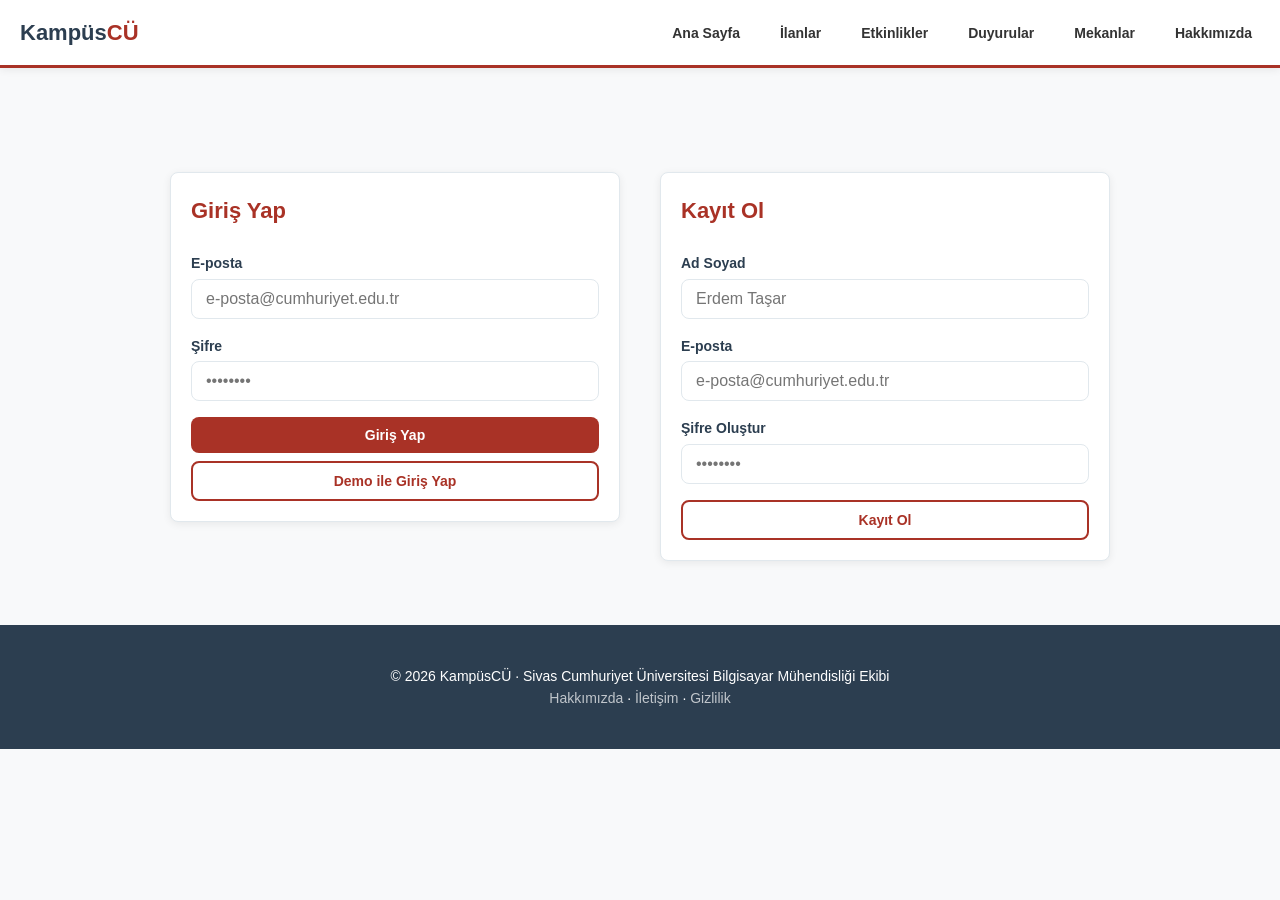
<file: pages/auth.html>
<!DOCTYPE html>
<html lang="tr">
<head>
    <meta charset="UTF-8">
    <meta name="viewport" content="width=device-width, initial-scale=1.0">
    <title>Giriş ve Kayıt — KampüsCÜ</title>
    <link rel="stylesheet" href="../css/variables.css">
    <link rel="stylesheet" href="../css/base.css">
    <link rel="stylesheet" href="../css/layout.css">
    <link rel="stylesheet" href="../css/components.css">
    <link rel="stylesheet" href="../css/auth.css">
</head>
<body>

    <a href="#anaIcerik" class="skip-link">İçeriğe geç</a>

    <!-- Navbar -->
    <header class="header">
        <div class="container">
            <nav class="nav-icerik">
                <a href="../index.html" class="nav-logo" aria-label="KampüsCÜ ana sayfasına git">Kampüs<span class="logo-vurgu">CÜ</span></a>

                <ul class="nav-linkler" id="navMenu">
                    <li><a href="../index.html">Ana Sayfa</a></li>
                    <li><a href="ads.html">İlanlar</a></li>
                    <li><a href="events.html">Etkinlikler</a></li>
                    <li><a href="announcements.html">Duyurular</a></li>
                    <li><a href="map.html">Mekanlar</a></li>
                    <li><a href="about.html">Hakkımızda</a></li>
                </ul>

                <button class="hamburger" id="hamburger" aria-label="Menüyü aç">☰</button>
            </nav>
        </div>
    </header>

    <div class="container auth-kapsayici">
        <div class="kart auth-kart">
            <h2 class="bolum-basligi">Giriş Yap</h2>
            <form id="girisForm">
                <div class="form-alani">
                    <label for="girisEmail">E-posta</label>
                    <input type="email" id="girisEmail" placeholder="e-posta@cumhuriyet.edu.tr" required>
                </div>
                <div class="form-alani">
                    <label for="girisSifre">Şifre</label>
                    <input type="password" id="girisSifre" placeholder="••••••••" required>
                </div>
                <button type="submit" class="buton tam">Giriş Yap</button>
            </form>

            <button type="button" class="buton tam ikincil" id="demoGirisBtn" style="margin-top: var(--space-sm);">
                Demo ile Giriş Yap
            </button>
        </div>

        <div class="kart auth-kart">
            <h2 class="bolum-basligi">Kayıt Ol</h2>
            <form id="kayitForm">
                <div class="form-alani">
                    <label for="adSoyad">Ad Soyad</label>
                    <input type="text" id="adSoyad" placeholder="Erdem Taşar" required>
                </div>
                <div class="form-alani">
                    <label for="kayitEmail">E-posta</label>
                    <input type="email" id="kayitEmail" placeholder="e-posta@cumhuriyet.edu.tr" required>
                </div>
                <div class="form-alani">
                    <label for="kayitSifre">Şifre Oluştur</label>
                    <input type="password" id="kayitSifre" placeholder="••••••••" required>
                </div>
                <button type="submit" class="buton tam ikincil">Kayıt Ol</button>
            </form>
        </div>
    </div>

    <footer class="footer">
        <div class="container">
            <p>© 2026 KampüsCÜ · Sivas Cumhuriyet Üniversitesi Bilgisayar Mühendisliği Ekibi</p>
            <p>
                <a href="about.html">Hakkımızda</a> ·
                <a href="about.html#iletisim">İletişim</a> ·
                <a href="#">Gizlilik</a>
            </p>
        </div>
    </footer>

    <div class="toast-kapsayici" id="toastKapsayici"></div>

    <script src="../js/firebase-config.js"></script>
    <script src="../js/ui.js"></script>
    <script src="../js/auth.js"></script>
    <script src="../js/common-page.js"></script>

</body>
</html>
</file>
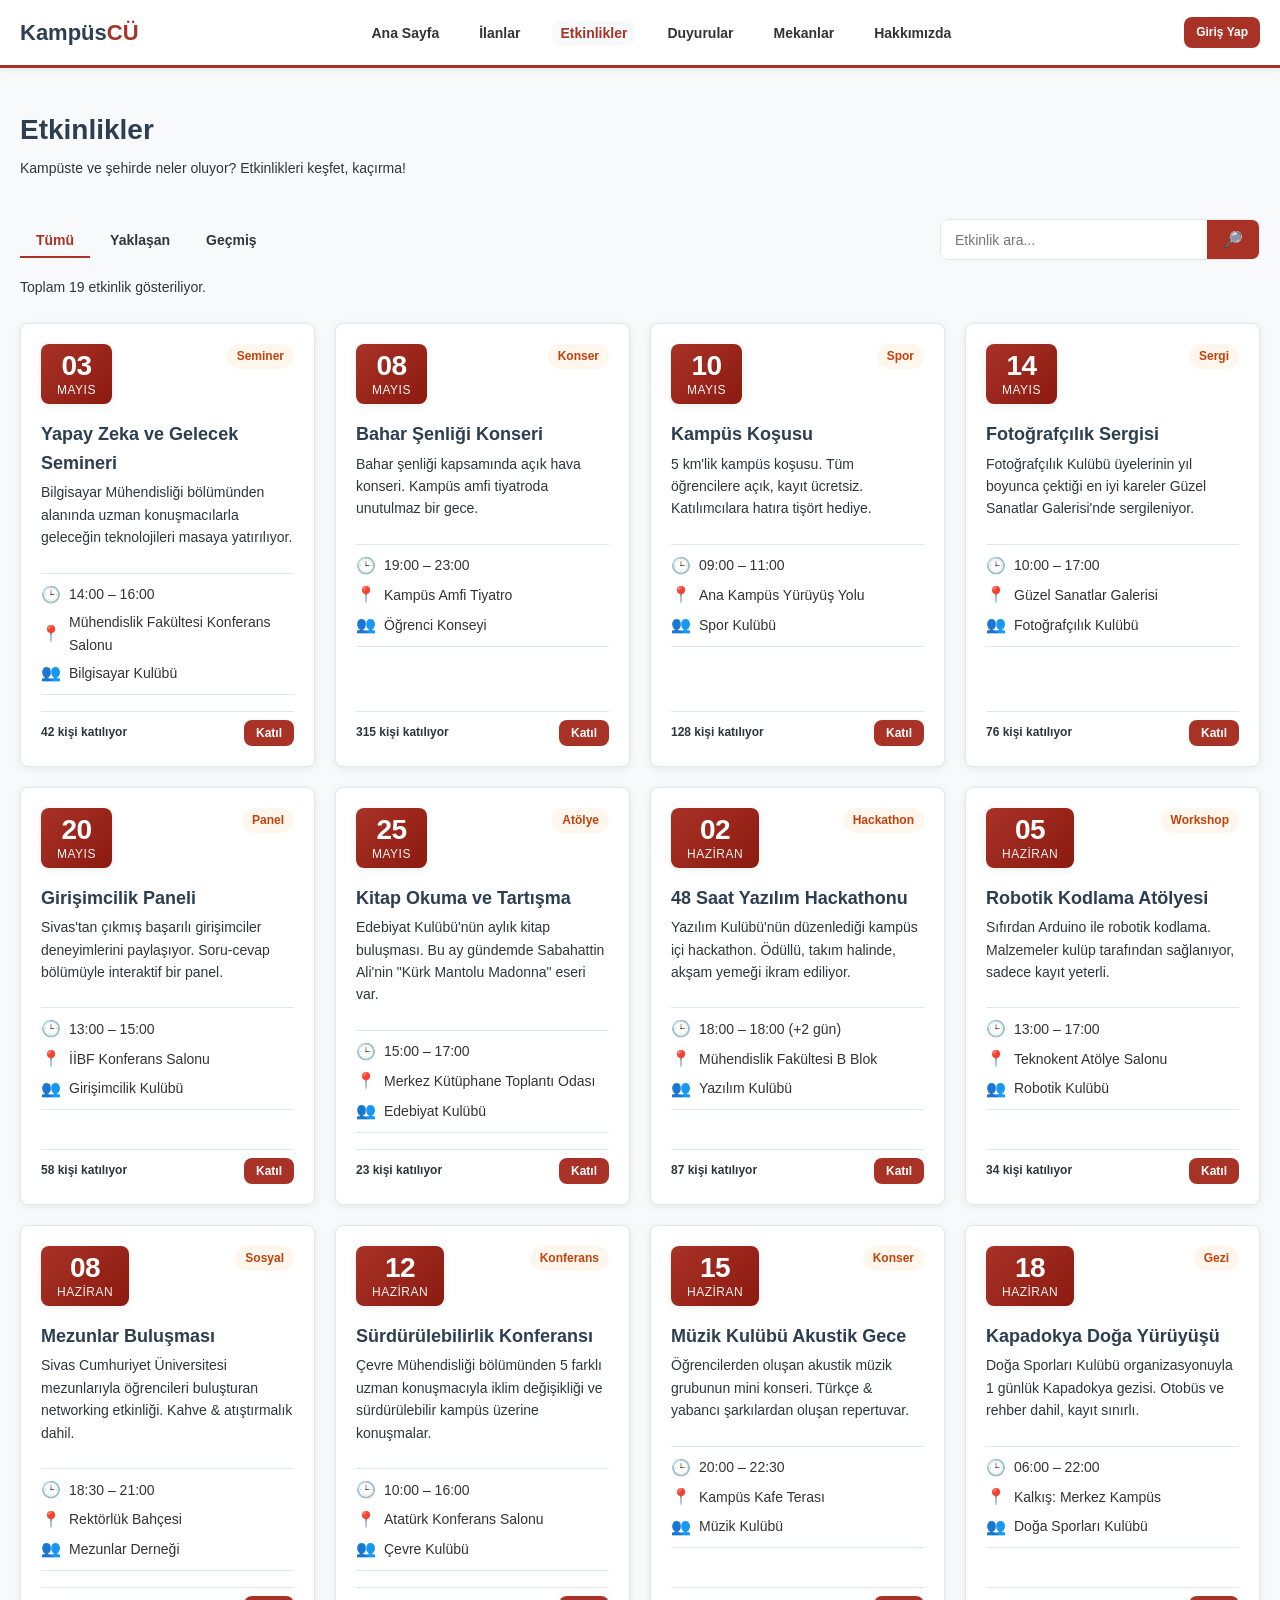
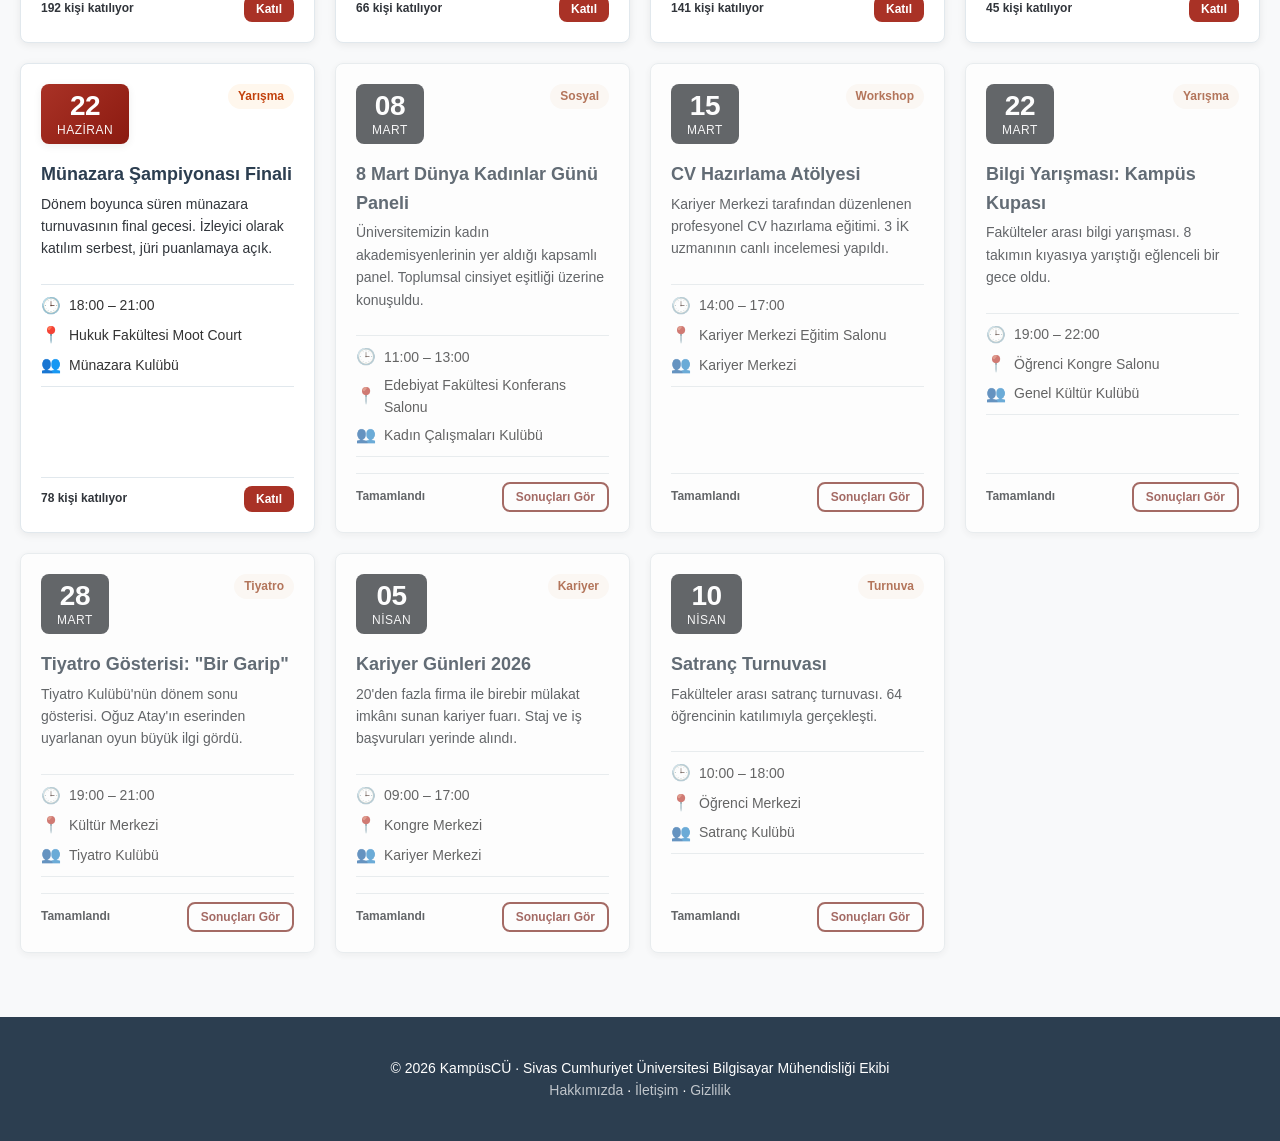
<file: pages/events.html>
<!DOCTYPE html>
<html lang="tr">
<head>
    <meta charset="UTF-8">
    <meta name="viewport" content="width=device-width, initial-scale=1.0">
    <meta name="description" content="Sivas Cumhuriyet Üniversitesi kampüs etkinlikleri — kulüp etkinlikleri, konserler, seminerler ve daha fazlası.">
    <title>Etkinlikler — KampüsCÜ</title>

    <!-- CSS -->
    <link rel="stylesheet" href="../css/variables.css">
    <link rel="stylesheet" href="../css/base.css">
    <link rel="stylesheet" href="../css/layout.css">
    <link rel="stylesheet" href="../css/components.css">
    <link rel="stylesheet" href="../css/events.css">
</head>
<body>

    <a href="#anaIcerik" class="skip-link">İçeriğe geç</a>

    <!-- Navbar -->
    <header class="header">
        <div class="container">
            <nav class="nav-icerik">
                <a href="../index.html" class="nav-logo" aria-label="KampüsCÜ ana sayfasına git">Kampüs<span class="logo-vurgu">CÜ</span></a>

                <ul class="nav-linkler" id="navMenu">
                    <li><a href="../index.html">Ana Sayfa</a></li>
                    <li><a href="ads.html">İlanlar</a></li>
                    <li><a href="events.html" class="aktif" aria-current="page">Etkinlikler</a></li>
                    <li><a href="announcements.html">Duyurular</a></li>
                    <li><a href="map.html">Mekanlar</a></li>
                    <li><a href="about.html">Hakkımızda</a></li>
                </ul>

                <div class="nav-kullanici" id="navKullanici">
                    <a href="auth.html" class="buton kucuk">Giriş Yap</a>
                </div>

                <button class="hamburger" id="hamburger" aria-label="Menüyü aç">☰</button>
            </nav>
        </div>
    </header>


    <!-- İçerik -->
    <main class="container">

        <!-- Sayfa başlığı -->
        <div class="sayfa-basligi">
            <h1>Etkinlikler</h1>
            <p>Kampüste ve şehirde neler oluyor? Etkinlikleri keşfet, kaçırma!</p>
        </div>

        <!-- Filtre + arama çubuğu -->
        <div class="etkinlik-arac-cubugu">
            <div class="sekme-grubu">
                <button class="sekme aktif" data-filtre="tumu">Tümü</button>
                <button class="sekme" data-filtre="yaklasan">Yaklaşan</button>
                <button class="sekme" data-filtre="gecmis">Geçmiş</button>
            </div>

            <div class="arama-kutusu">
                <input type="search" id="etkinlikArama" placeholder="Etkinlik ara...">
                <button type="button" aria-label="Ara">🔎</button>
            </div>
        </div>

        <p class="etkinlik-ozet" id="etkinlikOzet">Toplam 19 etkinlik gösteriliyor.</p>

        <!-- Etkinlik kartları -->
        <div class="izgara-3" id="etkinlikListesi">

            <!-- Yaklaşan etkinlikler -->

            <article class="kart tiklanabilir etkinlik-kart" data-durum="yaklasan">
                <div class="etkinlik-ust">
                    <div class="etkinlik-tarih-kutusu">
                        <span class="etkinlik-gun">03</span>
                        <span class="etkinlik-ay">Mayıs</span>
                    </div>
                    <span class="etiket etkinlik">Seminer</span>
                </div>
                <h3 class="kart-baslik">Yapay Zeka ve Gelecek Semineri</h3>
                <p class="kart-metin">Bilgisayar Mühendisliği bölümünden alanında uzman konuşmacılarla geleceğin teknolojileri masaya yatırılıyor.</p>
                <ul class="etkinlik-detay">
                    <li class="etkinlik-bilgi"><span class="etkinlik-ikon">🕒</span> 14:00 – 16:00</li>
                    <li class="etkinlik-bilgi"><span class="etkinlik-ikon">📍</span> Mühendislik Fakültesi Konferans Salonu</li>
                    <li class="etkinlik-bilgi"><span class="etkinlik-ikon">👥</span> Bilgisayar Kulübü</li>
                </ul>
                <div class="kart-alt">
                    <span class="etkinlik-katilimci">42 kişi katılıyor</span>
                    <button class="buton kucuk">Katıl</button>
                </div>
            </article>

            <article class="kart tiklanabilir etkinlik-kart" data-durum="yaklasan">
                <div class="etkinlik-ust">
                    <div class="etkinlik-tarih-kutusu">
                        <span class="etkinlik-gun">08</span>
                        <span class="etkinlik-ay">Mayıs</span>
                    </div>
                    <span class="etiket etkinlik">Konser</span>
                </div>
                <h3 class="kart-baslik">Bahar Şenliği Konseri</h3>
                <p class="kart-metin">Bahar şenliği kapsamında açık hava konseri. Kampüs amfi tiyatroda unutulmaz bir gece.</p>
                <ul class="etkinlik-detay">
                    <li class="etkinlik-bilgi"><span class="etkinlik-ikon">🕒</span> 19:00 – 23:00</li>
                    <li class="etkinlik-bilgi"><span class="etkinlik-ikon">📍</span> Kampüs Amfi Tiyatro</li>
                    <li class="etkinlik-bilgi"><span class="etkinlik-ikon">👥</span> Öğrenci Konseyi</li>
                </ul>
                <div class="kart-alt">
                    <span class="etkinlik-katilimci">315 kişi katılıyor</span>
                    <button class="buton kucuk">Katıl</button>
                </div>
            </article>

            <article class="kart tiklanabilir etkinlik-kart" data-durum="yaklasan">
                <div class="etkinlik-ust">
                    <div class="etkinlik-tarih-kutusu">
                        <span class="etkinlik-gun">10</span>
                        <span class="etkinlik-ay">Mayıs</span>
                    </div>
                    <span class="etiket etkinlik">Spor</span>
                </div>
                <h3 class="kart-baslik">Kampüs Koşusu</h3>
                <p class="kart-metin">5 km'lik kampüs koşusu. Tüm öğrencilere açık, kayıt ücretsiz. Katılımcılara hatıra tişört hediye.</p>
                <ul class="etkinlik-detay">
                    <li class="etkinlik-bilgi"><span class="etkinlik-ikon">🕒</span> 09:00 – 11:00</li>
                    <li class="etkinlik-bilgi"><span class="etkinlik-ikon">📍</span> Ana Kampüs Yürüyüş Yolu</li>
                    <li class="etkinlik-bilgi"><span class="etkinlik-ikon">👥</span> Spor Kulübü</li>
                </ul>
                <div class="kart-alt">
                    <span class="etkinlik-katilimci">128 kişi katılıyor</span>
                    <button class="buton kucuk">Katıl</button>
                </div>
            </article>

            <article class="kart tiklanabilir etkinlik-kart" data-durum="yaklasan">
                <div class="etkinlik-ust">
                    <div class="etkinlik-tarih-kutusu">
                        <span class="etkinlik-gun">14</span>
                        <span class="etkinlik-ay">Mayıs</span>
                    </div>
                    <span class="etiket etkinlik">Sergi</span>
                </div>
                <h3 class="kart-baslik">Fotoğrafçılık Sergisi</h3>
                <p class="kart-metin">Fotoğrafçılık Kulübü üyelerinin yıl boyunca çektiği en iyi kareler Güzel Sanatlar Galerisi'nde sergileniyor.</p>
                <ul class="etkinlik-detay">
                    <li class="etkinlik-bilgi"><span class="etkinlik-ikon">🕒</span> 10:00 – 17:00</li>
                    <li class="etkinlik-bilgi"><span class="etkinlik-ikon">📍</span> Güzel Sanatlar Galerisi</li>
                    <li class="etkinlik-bilgi"><span class="etkinlik-ikon">👥</span> Fotoğrafçılık Kulübü</li>
                </ul>
                <div class="kart-alt">
                    <span class="etkinlik-katilimci">76 kişi katılıyor</span>
                    <button class="buton kucuk">Katıl</button>
                </div>
            </article>

            <article class="kart tiklanabilir etkinlik-kart" data-durum="yaklasan">
                <div class="etkinlik-ust">
                    <div class="etkinlik-tarih-kutusu">
                        <span class="etkinlik-gun">20</span>
                        <span class="etkinlik-ay">Mayıs</span>
                    </div>
                    <span class="etiket etkinlik">Panel</span>
                </div>
                <h3 class="kart-baslik">Girişimcilik Paneli</h3>
                <p class="kart-metin">Sivas'tan çıkmış başarılı girişimciler deneyimlerini paylaşıyor. Soru-cevap bölümüyle interaktif bir panel.</p>
                <ul class="etkinlik-detay">
                    <li class="etkinlik-bilgi"><span class="etkinlik-ikon">🕒</span> 13:00 – 15:00</li>
                    <li class="etkinlik-bilgi"><span class="etkinlik-ikon">📍</span> İİBF Konferans Salonu</li>
                    <li class="etkinlik-bilgi"><span class="etkinlik-ikon">👥</span> Girişimcilik Kulübü</li>
                </ul>
                <div class="kart-alt">
                    <span class="etkinlik-katilimci">58 kişi katılıyor</span>
                    <button class="buton kucuk">Katıl</button>
                </div>
            </article>

            <article class="kart tiklanabilir etkinlik-kart" data-durum="yaklasan">
                <div class="etkinlik-ust">
                    <div class="etkinlik-tarih-kutusu">
                        <span class="etkinlik-gun">25</span>
                        <span class="etkinlik-ay">Mayıs</span>
                    </div>
                    <span class="etiket etkinlik">Atölye</span>
                </div>
                <h3 class="kart-baslik">Kitap Okuma ve Tartışma</h3>
                <p class="kart-metin">Edebiyat Kulübü'nün aylık kitap buluşması. Bu ay gündemde Sabahattin Ali'nin "Kürk Mantolu Madonna" eseri var.</p>
                <ul class="etkinlik-detay">
                    <li class="etkinlik-bilgi"><span class="etkinlik-ikon">🕒</span> 15:00 – 17:00</li>
                    <li class="etkinlik-bilgi"><span class="etkinlik-ikon">📍</span> Merkez Kütüphane Toplantı Odası</li>
                    <li class="etkinlik-bilgi"><span class="etkinlik-ikon">👥</span> Edebiyat Kulübü</li>
                </ul>
                <div class="kart-alt">
                    <span class="etkinlik-katilimci">23 kişi katılıyor</span>
                    <button class="buton kucuk">Katıl</button>
                </div>
            </article>

            <!-- Geçmiş etkinlikler -->

            <article class="kart tiklanabilir etkinlik-kart gecmis-kart" data-durum="gecmis">
                <div class="etkinlik-ust">
                    <div class="etkinlik-tarih-kutusu">
                        <span class="etkinlik-gun">10</span>
                        <span class="etkinlik-ay">Nisan</span>
                    </div>
                    <span class="etiket etkinlik">Turnuva</span>
                </div>
                <h3 class="kart-baslik">Satranç Turnuvası</h3>
                <p class="kart-metin">Fakülteler arası satranç turnuvası. 64 öğrencinin katılımıyla gerçekleşti.</p>
                <ul class="etkinlik-detay">
                    <li class="etkinlik-bilgi"><span class="etkinlik-ikon">🕒</span> 10:00 – 18:00</li>
                    <li class="etkinlik-bilgi"><span class="etkinlik-ikon">📍</span> Öğrenci Merkezi</li>
                    <li class="etkinlik-bilgi"><span class="etkinlik-ikon">👥</span> Satranç Kulübü</li>
                </ul>
                <div class="kart-alt">
                    <span class="etkinlik-katilimci">Tamamlandı</span>
                    <button class="buton ikincil kucuk">Sonuçları Gör</button>
                </div>
            </article>

            <article class="kart tiklanabilir etkinlik-kart gecmis-kart" data-durum="gecmis">
                <div class="etkinlik-ust">
                    <div class="etkinlik-tarih-kutusu">
                        <span class="etkinlik-gun">05</span>
                        <span class="etkinlik-ay">Nisan</span>
                    </div>
                    <span class="etiket etkinlik">Kariyer</span>
                </div>
                <h3 class="kart-baslik">Kariyer Günleri 2026</h3>
                <p class="kart-metin">20'den fazla firma ile birebir mülakat imkânı sunan kariyer fuarı. Staj ve iş başvuruları yerinde alındı.</p>
                <ul class="etkinlik-detay">
                    <li class="etkinlik-bilgi"><span class="etkinlik-ikon">🕒</span> 09:00 – 17:00</li>
                    <li class="etkinlik-bilgi"><span class="etkinlik-ikon">📍</span> Kongre Merkezi</li>
                    <li class="etkinlik-bilgi"><span class="etkinlik-ikon">👥</span> Kariyer Merkezi</li>
                </ul>
                <div class="kart-alt">
                    <span class="etkinlik-katilimci">Tamamlandı</span>
                    <button class="buton ikincil kucuk">Sonuçları Gör</button>
                </div>
            </article>

            <article class="kart tiklanabilir etkinlik-kart gecmis-kart" data-durum="gecmis">
                <div class="etkinlik-ust">
                    <div class="etkinlik-tarih-kutusu">
                        <span class="etkinlik-gun">28</span>
                        <span class="etkinlik-ay">Mart</span>
                    </div>
                    <span class="etiket etkinlik">Tiyatro</span>
                </div>
                <h3 class="kart-baslik">Tiyatro Gösterisi: "Bir Garip"</h3>
                <p class="kart-metin">Tiyatro Kulübü'nün dönem sonu gösterisi. Oğuz Atay'ın eserinden uyarlanan oyun büyük ilgi gördü.</p>
                <ul class="etkinlik-detay">
                    <li class="etkinlik-bilgi"><span class="etkinlik-ikon">🕒</span> 19:00 – 21:00</li>
                    <li class="etkinlik-bilgi"><span class="etkinlik-ikon">📍</span> Kültür Merkezi</li>
                    <li class="etkinlik-bilgi"><span class="etkinlik-ikon">👥</span> Tiyatro Kulübü</li>
                </ul>
                <div class="kart-alt">
                    <span class="etkinlik-katilimci">Tamamlandı</span>
                    <button class="buton ikincil kucuk">Sonuçları Gör</button>
                </div>
            </article>

            <!-- Ek yaklaşan etkinlikler -->

            <article class="kart tiklanabilir etkinlik-kart" data-durum="yaklasan">
                <div class="etkinlik-ust">
                    <div class="etkinlik-tarih-kutusu">
                        <span class="etkinlik-gun">02</span>
                        <span class="etkinlik-ay">Haziran</span>
                    </div>
                    <span class="etiket etkinlik">Hackathon</span>
                </div>
                <h3 class="kart-baslik">48 Saat Yazılım Hackathonu</h3>
                <p class="kart-metin">Yazılım Kulübü'nün düzenlediği kampüs içi hackathon. Ödüllü, takım halinde, akşam yemeği ikram ediliyor.</p>
                <ul class="etkinlik-detay">
                    <li class="etkinlik-bilgi"><span class="etkinlik-ikon">🕒</span> 18:00 – 18:00 (+2 gün)</li>
                    <li class="etkinlik-bilgi"><span class="etkinlik-ikon">📍</span> Mühendislik Fakültesi B Blok</li>
                    <li class="etkinlik-bilgi"><span class="etkinlik-ikon">👥</span> Yazılım Kulübü</li>
                </ul>
                <div class="kart-alt">
                    <span class="etkinlik-katilimci">87 kişi katılıyor</span>
                    <button class="buton kucuk">Katıl</button>
                </div>
            </article>

            <article class="kart tiklanabilir etkinlik-kart" data-durum="yaklasan">
                <div class="etkinlik-ust">
                    <div class="etkinlik-tarih-kutusu">
                        <span class="etkinlik-gun">05</span>
                        <span class="etkinlik-ay">Haziran</span>
                    </div>
                    <span class="etiket etkinlik">Workshop</span>
                </div>
                <h3 class="kart-baslik">Robotik Kodlama Atölyesi</h3>
                <p class="kart-metin">Sıfırdan Arduino ile robotik kodlama. Malzemeler kulüp tarafından sağlanıyor, sadece kayıt yeterli.</p>
                <ul class="etkinlik-detay">
                    <li class="etkinlik-bilgi"><span class="etkinlik-ikon">🕒</span> 13:00 – 17:00</li>
                    <li class="etkinlik-bilgi"><span class="etkinlik-ikon">📍</span> Teknokent Atölye Salonu</li>
                    <li class="etkinlik-bilgi"><span class="etkinlik-ikon">👥</span> Robotik Kulübü</li>
                </ul>
                <div class="kart-alt">
                    <span class="etkinlik-katilimci">34 kişi katılıyor</span>
                    <button class="buton kucuk">Katıl</button>
                </div>
            </article>

            <article class="kart tiklanabilir etkinlik-kart" data-durum="yaklasan">
                <div class="etkinlik-ust">
                    <div class="etkinlik-tarih-kutusu">
                        <span class="etkinlik-gun">08</span>
                        <span class="etkinlik-ay">Haziran</span>
                    </div>
                    <span class="etiket etkinlik">Sosyal</span>
                </div>
                <h3 class="kart-baslik">Mezunlar Buluşması</h3>
                <p class="kart-metin">Sivas Cumhuriyet Üniversitesi mezunlarıyla öğrencileri buluşturan networking etkinliği. Kahve & atıştırmalık dahil.</p>
                <ul class="etkinlik-detay">
                    <li class="etkinlik-bilgi"><span class="etkinlik-ikon">🕒</span> 18:30 – 21:00</li>
                    <li class="etkinlik-bilgi"><span class="etkinlik-ikon">📍</span> Rektörlük Bahçesi</li>
                    <li class="etkinlik-bilgi"><span class="etkinlik-ikon">👥</span> Mezunlar Derneği</li>
                </ul>
                <div class="kart-alt">
                    <span class="etkinlik-katilimci">192 kişi katılıyor</span>
                    <button class="buton kucuk">Katıl</button>
                </div>
            </article>

            <article class="kart tiklanabilir etkinlik-kart" data-durum="yaklasan">
                <div class="etkinlik-ust">
                    <div class="etkinlik-tarih-kutusu">
                        <span class="etkinlik-gun">12</span>
                        <span class="etkinlik-ay">Haziran</span>
                    </div>
                    <span class="etiket etkinlik">Konferans</span>
                </div>
                <h3 class="kart-baslik">Sürdürülebilirlik Konferansı</h3>
                <p class="kart-metin">Çevre Mühendisliği bölümünden 5 farklı uzman konuşmacıyla iklim değişikliği ve sürdürülebilir kampüs üzerine konuşmalar.</p>
                <ul class="etkinlik-detay">
                    <li class="etkinlik-bilgi"><span class="etkinlik-ikon">🕒</span> 10:00 – 16:00</li>
                    <li class="etkinlik-bilgi"><span class="etkinlik-ikon">📍</span> Atatürk Konferans Salonu</li>
                    <li class="etkinlik-bilgi"><span class="etkinlik-ikon">👥</span> Çevre Kulübü</li>
                </ul>
                <div class="kart-alt">
                    <span class="etkinlik-katilimci">66 kişi katılıyor</span>
                    <button class="buton kucuk">Katıl</button>
                </div>
            </article>

            <article class="kart tiklanabilir etkinlik-kart" data-durum="yaklasan">
                <div class="etkinlik-ust">
                    <div class="etkinlik-tarih-kutusu">
                        <span class="etkinlik-gun">15</span>
                        <span class="etkinlik-ay">Haziran</span>
                    </div>
                    <span class="etiket etkinlik">Konser</span>
                </div>
                <h3 class="kart-baslik">Müzik Kulübü Akustik Gece</h3>
                <p class="kart-metin">Öğrencilerden oluşan akustik müzik grubunun mini konseri. Türkçe & yabancı şarkılardan oluşan repertuvar.</p>
                <ul class="etkinlik-detay">
                    <li class="etkinlik-bilgi"><span class="etkinlik-ikon">🕒</span> 20:00 – 22:30</li>
                    <li class="etkinlik-bilgi"><span class="etkinlik-ikon">📍</span> Kampüs Kafe Terası</li>
                    <li class="etkinlik-bilgi"><span class="etkinlik-ikon">👥</span> Müzik Kulübü</li>
                </ul>
                <div class="kart-alt">
                    <span class="etkinlik-katilimci">141 kişi katılıyor</span>
                    <button class="buton kucuk">Katıl</button>
                </div>
            </article>

            <article class="kart tiklanabilir etkinlik-kart" data-durum="yaklasan">
                <div class="etkinlik-ust">
                    <div class="etkinlik-tarih-kutusu">
                        <span class="etkinlik-gun">18</span>
                        <span class="etkinlik-ay">Haziran</span>
                    </div>
                    <span class="etiket etkinlik">Gezi</span>
                </div>
                <h3 class="kart-baslik">Kapadokya Doğa Yürüyüşü</h3>
                <p class="kart-metin">Doğa Sporları Kulübü organizasyonuyla 1 günlük Kapadokya gezisi. Otobüs ve rehber dahil, kayıt sınırlı.</p>
                <ul class="etkinlik-detay">
                    <li class="etkinlik-bilgi"><span class="etkinlik-ikon">🕒</span> 06:00 – 22:00</li>
                    <li class="etkinlik-bilgi"><span class="etkinlik-ikon">📍</span> Kalkış: Merkez Kampüs</li>
                    <li class="etkinlik-bilgi"><span class="etkinlik-ikon">👥</span> Doğa Sporları Kulübü</li>
                </ul>
                <div class="kart-alt">
                    <span class="etkinlik-katilimci">45 kişi katılıyor</span>
                    <button class="buton kucuk">Katıl</button>
                </div>
            </article>

            <article class="kart tiklanabilir etkinlik-kart" data-durum="yaklasan">
                <div class="etkinlik-ust">
                    <div class="etkinlik-tarih-kutusu">
                        <span class="etkinlik-gun">22</span>
                        <span class="etkinlik-ay">Haziran</span>
                    </div>
                    <span class="etiket etkinlik">Yarışma</span>
                </div>
                <h3 class="kart-baslik">Münazara Şampiyonası Finali</h3>
                <p class="kart-metin">Dönem boyunca süren münazara turnuvasının final gecesi. İzleyici olarak katılım serbest, jüri puanlamaya açık.</p>
                <ul class="etkinlik-detay">
                    <li class="etkinlik-bilgi"><span class="etkinlik-ikon">🕒</span> 18:00 – 21:00</li>
                    <li class="etkinlik-bilgi"><span class="etkinlik-ikon">📍</span> Hukuk Fakültesi Moot Court</li>
                    <li class="etkinlik-bilgi"><span class="etkinlik-ikon">👥</span> Münazara Kulübü</li>
                </ul>
                <div class="kart-alt">
                    <span class="etkinlik-katilimci">78 kişi katılıyor</span>
                    <button class="buton kucuk">Katıl</button>
                </div>
            </article>

            <!-- Ek geçmiş etkinlikler -->

            <article class="kart tiklanabilir etkinlik-kart gecmis-kart" data-durum="gecmis">
                <div class="etkinlik-ust">
                    <div class="etkinlik-tarih-kutusu">
                        <span class="etkinlik-gun">22</span>
                        <span class="etkinlik-ay">Mart</span>
                    </div>
                    <span class="etiket etkinlik">Yarışma</span>
                </div>
                <h3 class="kart-baslik">Bilgi Yarışması: Kampüs Kupası</h3>
                <p class="kart-metin">Fakülteler arası bilgi yarışması. 8 takımın kıyasıya yarıştığı eğlenceli bir gece oldu.</p>
                <ul class="etkinlik-detay">
                    <li class="etkinlik-bilgi"><span class="etkinlik-ikon">🕒</span> 19:00 – 22:00</li>
                    <li class="etkinlik-bilgi"><span class="etkinlik-ikon">📍</span> Öğrenci Kongre Salonu</li>
                    <li class="etkinlik-bilgi"><span class="etkinlik-ikon">👥</span> Genel Kültür Kulübü</li>
                </ul>
                <div class="kart-alt">
                    <span class="etkinlik-katilimci">Tamamlandı</span>
                    <button class="buton ikincil kucuk">Sonuçları Gör</button>
                </div>
            </article>

            <article class="kart tiklanabilir etkinlik-kart gecmis-kart" data-durum="gecmis">
                <div class="etkinlik-ust">
                    <div class="etkinlik-tarih-kutusu">
                        <span class="etkinlik-gun">15</span>
                        <span class="etkinlik-ay">Mart</span>
                    </div>
                    <span class="etiket etkinlik">Workshop</span>
                </div>
                <h3 class="kart-baslik">CV Hazırlama Atölyesi</h3>
                <p class="kart-metin">Kariyer Merkezi tarafından düzenlenen profesyonel CV hazırlama eğitimi. 3 İK uzmanının canlı incelemesi yapıldı.</p>
                <ul class="etkinlik-detay">
                    <li class="etkinlik-bilgi"><span class="etkinlik-ikon">🕒</span> 14:00 – 17:00</li>
                    <li class="etkinlik-bilgi"><span class="etkinlik-ikon">📍</span> Kariyer Merkezi Eğitim Salonu</li>
                    <li class="etkinlik-bilgi"><span class="etkinlik-ikon">👥</span> Kariyer Merkezi</li>
                </ul>
                <div class="kart-alt">
                    <span class="etkinlik-katilimci">Tamamlandı</span>
                    <button class="buton ikincil kucuk">Sonuçları Gör</button>
                </div>
            </article>

            <article class="kart tiklanabilir etkinlik-kart gecmis-kart" data-durum="gecmis">
                <div class="etkinlik-ust">
                    <div class="etkinlik-tarih-kutusu">
                        <span class="etkinlik-gun">08</span>
                        <span class="etkinlik-ay">Mart</span>
                    </div>
                    <span class="etiket etkinlik">Sosyal</span>
                </div>
                <h3 class="kart-baslik">8 Mart Dünya Kadınlar Günü Paneli</h3>
                <p class="kart-metin">Üniversitemizin kadın akademisyenlerinin yer aldığı kapsamlı panel. Toplumsal cinsiyet eşitliği üzerine konuşuldu.</p>
                <ul class="etkinlik-detay">
                    <li class="etkinlik-bilgi"><span class="etkinlik-ikon">🕒</span> 11:00 – 13:00</li>
                    <li class="etkinlik-bilgi"><span class="etkinlik-ikon">📍</span> Edebiyat Fakültesi Konferans Salonu</li>
                    <li class="etkinlik-bilgi"><span class="etkinlik-ikon">👥</span> Kadın Çalışmaları Kulübü</li>
                </ul>
                <div class="kart-alt">
                    <span class="etkinlik-katilimci">Tamamlandı</span>
                    <button class="buton ikincil kucuk">Sonuçları Gör</button>
                </div>
            </article>

        </div>

        <!-- Boş durum -->
        <div class="bos-durum" id="bosDurum" style="display: none;">
            <div class="bos-durum-ikon">📅</div>
            <p>Bu kategoride etkinlik bulunamadı.</p>
        </div>

    </main>


    <!-- Footer -->
    <footer class="footer">
        <div class="container">
            <p>© 2026 KampüsCÜ · Sivas Cumhuriyet Üniversitesi Bilgisayar Mühendisliği Ekibi</p>
            <p>
                <a href="about.html">Hakkımızda</a> ·
                <a href="about.html#iletisim">İletişim</a> ·
                <a href="#">Gizlilik</a>
            </p>
        </div>
    </footer>


    <!-- Scriptler -->
    <script src="../js/firebase-config.js"></script>
    <script src="../js/ui.js"></script>
    <script src="../js/auth.js"></script>
    <script src="../js/common-page.js"></script>
    <script src="../js/pages/events-page.js"></script>

</body>
</html>
</file>
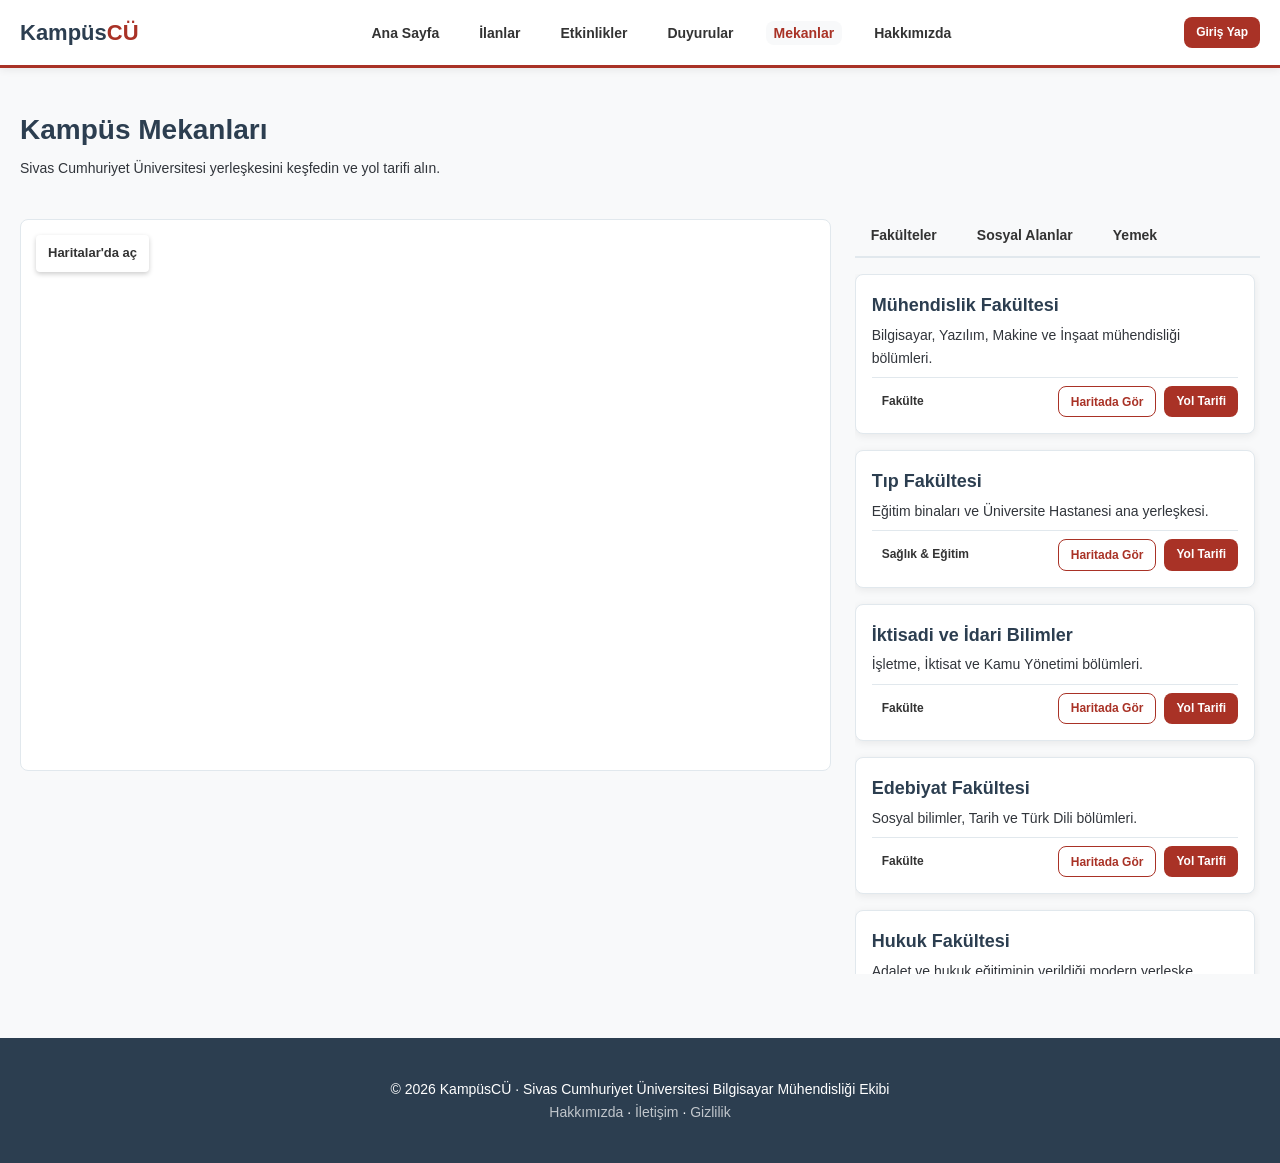
<file: pages/map.html>
<!DOCTYPE html>
<html lang="tr">

<head>
    <meta charset="UTF-8">
    <meta name="viewport" content="width=device-width, initial-scale=1.0">
    <title>Mekanlar — KampüsCÜ</title>
    <link rel="stylesheet" href="../css/variables.css">
    <link rel="stylesheet" href="../css/base.css">
    <link rel="stylesheet" href="../css/layout.css">
    <link rel="stylesheet" href="../css/components.css">
    <link rel="stylesheet" href="../css/map.css">
</head>

<body>

    <a href="#anaIcerik" class="skip-link">İçeriğe geç</a>
    
    <header class="header">
        <div class="container">
            <nav class="nav-icerik">
                <a href="../index.html" class="nav-logo" aria-label="KampüsCÜ ana sayfasına git">Kampüs<span class="logo-vurgu">CÜ</span></a>
                <ul class="nav-linkler" id="navMenu">
                    <li><a href="../index.html">Ana Sayfa</a></li>
                    <li><a href="ads.html">İlanlar</a></li>
                    <li><a href="events.html">Etkinlikler</a></li>
                    <li><a href="announcements.html">Duyurular</a></li>
                    <li><a href="map.html" class="aktif" aria-current="page">Mekanlar</a></li>
                    <li><a href="about.html">Hakkımızda</a></li>
                </ul>
                <div class="nav-kullanici" id="navKullanici">
                    <a href="auth.html" class="buton kucuk">Giriş Yap</a>
                </div>
                <button class="hamburger" id="hamburger" aria-label="Menüyü aç">☰</button>
            </nav>
        </div>
    </header>

    <section class="sayfa-basligi">
        <div class="container">
            <h1>Kampüs Mekanları</h1>
            <p>Sivas Cumhuriyet Üniversitesi yerleşkesini keşfedin ve yol tarifi alın.</p>
        </div>
    </section>

    <div class="duzey-kenar container">
        <main>
            <div class="kart harita-konteyner">
                <iframe id="kampusHarita"
                    src="https://www.google.com/maps/embed?pb=!1m18!1m12!1m3!1d3066.386!2d37.025!3d39.71!2m3!1f0!2f0!3f0!3m2!1i1024!2i768!4f13.1!3m3!1m2!1s0x0%3A0x0!2zMznCsDQyJzM2LjAiTiAzN8KwMDEnMzAuMCJF!5e0!3m2!1str!2str!4v1700000000000"
                    width="100%" height="550" style="border:0;" allowfullscreen="" loading="lazy">
                </iframe>
                <a href="https://www.google.com/maps?q=39.7136,37.0250" target="_blank" class="harita-ust-buton">
                    Haritalar'da aç
                </a>
            </div>
        </main>

        <aside>
            <div class="sekme-grubu">
                <button class="sekme" onclick="filtrele('fakulte', this)">Fakülteler</button>
                <button class="sekme" onclick="filtrele('sosyal', this)">Sosyal Alanlar</button>
                <button class="sekme" onclick="filtrele('yemek', this)">Yemek</button>
            </div>

            <div class="mekan-listesi">
                <div class="kart tiklanabilir fakulte">
                    <h3 class="kart-baslik">Mühendislik Fakültesi</h3>
                    <p class="kart-metin">Bilgisayar, Yazılım, Makine ve İnşaat mühendisliği bölümleri.</p>
                    <div class="kart-alt">
                        <span class="etiket bilgi">Fakülte</span>
                        <div class="buton-grubu">
                            <button class="buton kucuk ikincil" onclick="haritaOdakla('39.7062', '37.0294')">Haritada
                                Gör</button>
                            <a href="https://www.google.com/maps/dir/?api=1&destination=Cumhuriyet+Üniversitesi+Mühendislik+Fakültesi"
                                target="_blank" class="buton kucuk">Yol Tarifi</a>
                        </div>
                    </div>
                </div>

                <div class="kart tiklanabilir fakulte">
                    <h3 class="kart-baslik">Tıp Fakültesi</h3>
                    <p class="kart-metin">Eğitim binaları ve Üniversite Hastanesi ana yerleşkesi.</p>
                    <div class="kart-alt">
                        <span class="etiket bilgi">Sağlık & Eğitim</span>
                        <div class="buton-grubu">
                            <button class="buton kucuk ikincil" onclick="haritaOdakla('39.7077', '37.0305')">Haritada
                                Gör</button>
                            <a href="https://www.google.com/maps/dir/?api=1&destination=Cumhuriyet+Üniversitesi+Tıp+Fakültesi"
                                target="_blank" class="buton kucuk">Yol Tarifi</a>
                        </div>
                    </div>
                </div>

                <div class="kart tiklanabilir fakulte">
                    <h3 class="kart-baslik">İktisadi ve İdari Bilimler</h3>
                    <p class="kart-metin">İşletme, İktisat ve Kamu Yönetimi bölümleri.</p>
                    <div class="kart-alt">
                        <span class="etiket bilgi">Fakülte</span>
                        <div class="buton-grubu">
                            <button class="buton kucuk ikincil" onclick="haritaOdakla('39.7082', '37.0320')">Haritada
                                Gör</button>
                            <a href="https://www.google.com/maps/dir/?api=1&destination=Cumhuriyet+Üniversitesi+İİBF"
                                target="_blank" class="buton kucuk">Yol Tarifi</a>
                        </div>
                    </div>
                </div>

                <div class="kart tiklanabilir fakulte">
                    <h3 class="kart-baslik">Edebiyat Fakültesi</h3>
                    <p class="kart-metin">Sosyal bilimler, Tarih ve Türk Dili bölümleri.</p>
                    <div class="kart-alt">
                        <span class="etiket bilgi">Fakülte</span>
                        <div class="buton-grubu">
                            <button class="buton kucuk ikincil" onclick="haritaOdakla('39.7051', '37.0254')">Haritada
                                Gör</button>
                            <a href="https://www.google.com/maps/dir/?api=1&destination=Cumhuriyet+Üniversitesi+Edebiyat+Fakültesi"
                                target="_blank" class="buton kucuk">Yol Tarifi</a>
                        </div>
                    </div>
                </div>

                <div class="kart tiklanabilir fakulte">
                    <h3 class="kart-baslik">Hukuk Fakültesi</h3>
                    <p class="kart-metin">Adalet ve hukuk eğitiminin verildiği modern yerleşke.</p>
                    <div class="kart-alt">
                        <span class="etiket bilgi">Fakülte</span>
                        <div class="buton-grubu">
                            <button class="buton kucuk ikincil" onclick="haritaOdakla('39.7083', '37.0332')">Haritada
                                Gör</button>
                            <a href="https://www.google.com/maps/dir/?api=1&destination=Cumhuriyet+Üniversitesi+Hukuk+Fakültesi"
                                target="_blank" class="buton kucuk">Yol Tarifi</a>
                        </div>
                    </div>
                </div>

                <div class="kart tiklanabilir fakulte">
                    <h3 class="kart-baslik">Diş Hekimliği Fakültesi</h3>
                    <p class="kart-metin">Diş sağlığı eğitim binaları ve uygulama hastanesi.</p>
                    <div class="kart-alt">
                        <span class="etiket bilgi">Sağlık & Eğitim</span>
                        <div class="buton-grubu">
                            <button class="buton kucuk ikincil" onclick="haritaOdakla('39.7099', '37.0346')">Haritada
                                Gör</button>
                            <a href="https://www.google.com/maps/dir/?api=1&destination=Cumhuriyet+Üniversitesi+Diş+Hekimliği"
                                target="_blank" class="buton kucuk">Yol Tarifi</a>
                        </div>
                    </div>
                </div>

                <div class="kart tiklanabilir fakulte">
                    <h3 class="kart-baslik">İletişim Fakültesi</h3>
                    <p class="kart-metin">Gazetecilik, Radyo TV ve Sinema bölümleri.</p>
                    <div class="kart-alt">
                        <span class="etiket bilgi">Fakülte</span>
                        <div class="buton-grubu">
                            <button class="buton kucuk ikincil" onclick="haritaOdakla('39.7013', '37.0201')">Haritada
                                Gör</button>
                            <a href="https://www.google.com/maps/dir/?api=1&destination=Cumhuriyet+Üniversitesi+İletişim+Fakültesi"
                                target="_blank" class="buton kucuk">Yol Tarifi</a>
                        </div>
                    </div>
                </div>

                <div class="kart tiklanabilir fakulte">
                    <h3 class="kart-baslik">İlahiyat Fakültesi</h3>
                    <p class="kart-metin">Kampüs camii yakınındaki geniş akademik yerleşke.</p>
                    <div class="kart-alt">
                        <span class="etiket bilgi">Fakülte</span>
                        <div class="buton-grubu">
                            <button class="buton kucuk ikincil" onclick="haritaOdakla('39.7035', '37.0295')">Haritada
                                Gör</button>
                            <a href="https://www.google.com/maps/dir/?api=1&destination=Cumhuriyet+Üniversitesi+İlahiyat+Fakültesi"
                                target="_blank" class="buton kucuk">Yol Tarifi</a>
                        </div>
                    </div>
                </div>

                <div class="kart tiklanabilir sosyal">
                    <h3 class="kart-baslik">Merkezi Kütüphane</h3>
                    <p class="kart-metin">Geniş kütüphane, çalışma salonları ve grup odaları.</p>
                    <div class="kart-alt">
                        <span class="etiket duyuru">Açık</span>
                        <div class="buton-grubu">
                            <button class="buton kucuk ikincil" onclick="haritaOdakla('39.7022', '37.0205')">Haritada
                                Gör</button>
                            <a href="https://www.google.com/maps/dir/?api=1&destination=39.7022,37.0205" target="_blank"
                                class="buton kucuk">Yol Tarifi</a>
                        </div>
                    </div>
                </div>

                <div class="kart tiklanabilir sosyal">
                    <h3 class="kart-baslik">Akropol Kafe</h3>
                    <p class="kart-metin">Geniş bahçesi ve canlı müzik etkinlikleriyle popüler sosyal alan.</p>
                    <div class="kart-alt">
                        <span class="etiket bilgi">Kafe & Sosyal</span>
                        <div class="buton-grubu">
                            <button class="buton kucuk ikincil" onclick="haritaOdakla('39.7075', '37.0279')">Haritada
                                Gör</button>
                            <a href="https://www.google.com/maps/dir//Akropol+Cafe" target="_blank"
                                class="buton kucuk">Yol Tarifi</a>
                        </div>
                    </div>
                </div>

                <div class="kart tiklanabilir sosyal">
                    <h3 class="kart-baslik">Albatros Kafe</h3>
                    <p class="kart-metin">Göl kenarına yakın konumuyla huzurlu bir dinlenme noktası.</p>
                    <div class="kart-alt">
                        <span class="etiket bilgi">Kafe & Manzara</span>
                        <div class="buton-grubu">
                            <button class="buton kucuk ikincil" onclick="haritaOdakla('39.7110', '37.0300')">Haritada
                                Gör</button>
                            <a href="https://www.google.com/maps/dir//Albatros+Cafe+Sivas" target="_blank"
                                class="buton kucuk">Yol Tarifi</a>
                        </div>
                    </div>
                </div>

                <div class="kart tiklanabilir sosyal">
                    <h3 class="kart-baslik">Espresso Lab</h3>
                    <p class="kart-metin">Nitelikli kahve çeşitleri ve modern çalışma ortamı.</p>
                    <div class="kart-alt">
                        <span class="etiket bilgi">Yeni Nesil Kahve</span>
                        <div class="buton-grubu">
                            <button class="buton kucuk ikincil" onclick="haritaOdakla('39.7069', '37.0273')">Haritada
                                Gör</button>
                            <a href="https://www.google.com/maps/dir//Espressolab+Sivas+Cumhuriyet+Üniversitesi"
                                target="_blank" class="buton kucuk">Yol Tarifi</a>
                        </div>
                    </div>
                </div>


                <div class="kart tiklanabilir yemek">
                    <h3 class="kart-baslik">Merkezi Yemekhane</h3>
                    <p class="kart-metin">Öğrenci dostu sıcak yemek servisi noktası.</p>
                    <div class="kart-alt">
                        <span class="etiket indirim">Yemek</span>
                        <div class="buton-grubu">
                            <button class="buton kucuk ikincil" onclick="haritaOdakla('39.7069', '37.0260')">Haritada
                                Gör</button>
                            <a href="https://www.google.com/maps/dir/?api=1&destination=39.7145,37.0300" target="_blank"
                                class="buton kucuk">Yol Tarifi</a>
                        </div>
                    </div>
                </div>
            </div>
        </aside>
    </div>

    <script src="../js/firebase-config.js"></script>
    <script src="../js/ui.js"></script>
    <script src="../js/auth.js"></script>
    <script src="../js/common-page.js"></script>
    <script src="../js/pages/map-page.js"></script>
    <footer class="footer">
        <div class="container">
            <p>© 2026 KampüsCÜ · Sivas Cumhuriyet Üniversitesi Bilgisayar Mühendisliği Ekibi</p>
            <p>
                <a href="about.html">Hakkımızda</a> ·
                <a href="about.html#iletisim">İletişim</a> ·
                <a href="#">Gizlilik</a>
            </p>
        </div>
    </footer>
</body>

</html>
</file>
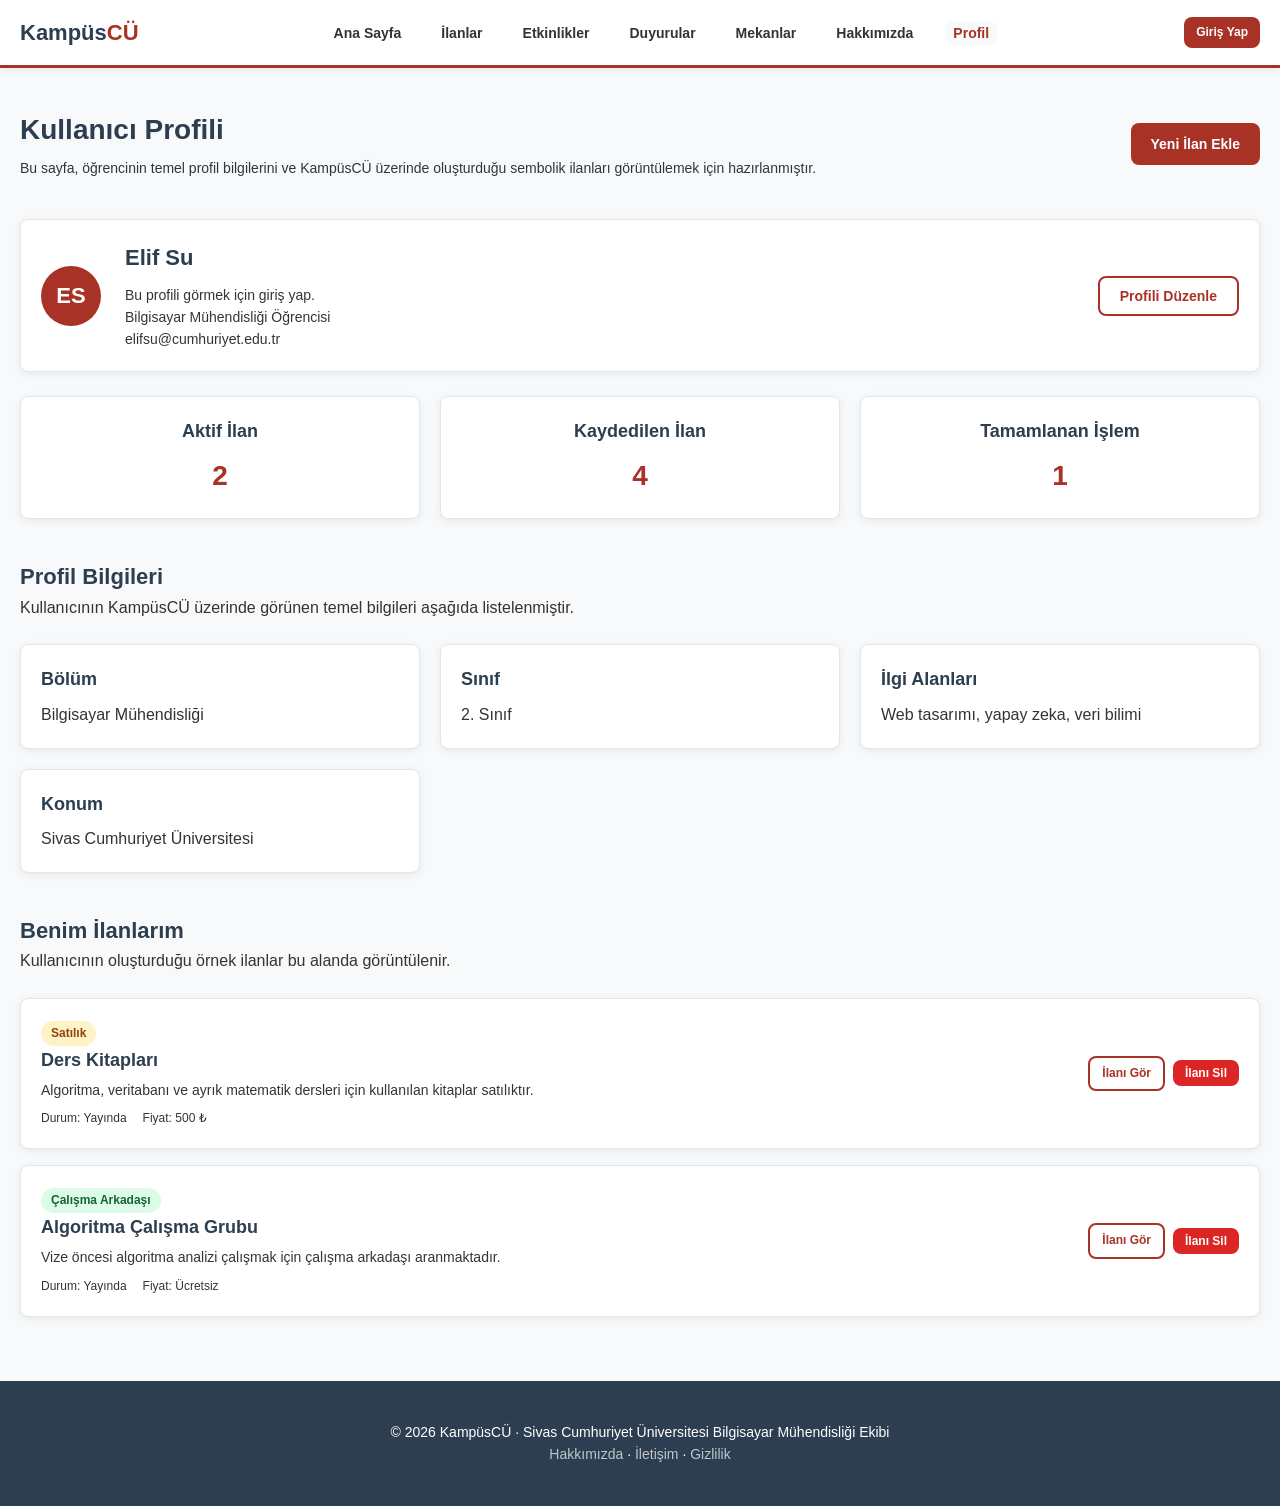
<file: pages/profile.html>
<!-- Kullanıcı profil sayfası -->

<!DOCTYPE html>
<html lang="tr">
<head>
    <meta charset="UTF-8">
    <meta name="description" content="KampüsCÜ kullanıcı profili sayfası. Öğrenciler profil bilgilerini ve kendi ilanlarını sembolik olarak görüntüleyebilir.">
    <meta name="viewport" content="width=device-width, initial-scale=1.0">
    <title>Kullanıcı Profili — KampüsCÜ</title>

    <link rel="stylesheet" href="../css/variables.css">
    <link rel="stylesheet" href="../css/base.css">
    <link rel="stylesheet" href="../css/layout.css">
    <link rel="stylesheet" href="../css/components.css">
    <link rel="stylesheet" href="../css/profile.css">
</head>
<body>

    <a href="#anaIcerik" class="skip-link">İçeriğe geç</a>

    <header class="header">
        <div class="container">
            <nav class="nav-icerik">
                <a href="../index.html" class="nav-logo" aria-label="KampüsCÜ ana sayfasına git">
                    Kampüs<span class="logo-vurgu">CÜ</span>
                </a>

                <ul class="nav-linkler" id="navMenu" aria-label="Ana menü">
                    <li><a href="../index.html">Ana Sayfa</a></li>
                    <li><a href="ads.html">İlanlar</a></li>
                    <li><a href="events.html">Etkinlikler</a></li>
                    <li><a href="announcements.html">Duyurular</a></li>
                    <li><a href="map.html">Mekanlar</a></li>
                    <li><a href="about.html">Hakkımızda</a></li>
                    <li><a href="profile.html" class="aktif" aria-current="page">Profil</a></li>
                </ul>

                <div class="nav-kullanici" id="navKullanici">
                    <a href="auth.html" class="buton kucuk">Giriş Yap</a>
                </div>

                <button class="hamburger" id="hamburger" aria-label="Menüyü aç">☰</button>
            </nav>
        </div>
    </header>

    <main class="container">
        <section class="sayfa-basligi profil-basligi">
            <div>
                <h1>Kullanıcı Profili</h1>
                <p>
                    Bu sayfa, öğrencinin temel profil bilgilerini ve KampüsCÜ üzerinde oluşturduğu
                    sembolik ilanları görüntülemek için hazırlanmıştır.
                </p>
            </div>

            <a href="ads.html#ilan-modal" class="buton">Yeni İlan Ekle</a>
        </section>

        <section class="profil-ozet" aria-labelledby="profil-ozet-baslik">
            <article class="kart profil-karti">
                <div class="avatar buyuk" id="profilAvatar" aria-hidden="true">ES</div>

                <div class="profil-bilgileri">
                    <h2 id="profil-ozet-baslik">Elif Su</h2>
                    <p id="profilDurumMetni" class="kart-metin" style="margin: 0;"></p>
                    <p>Bilgisayar Mühendisliği Öğrencisi</p>
                    <p id="profilEmail">elifsu@cumhuriyet.edu.tr</p>
                </div>

                <div class="profil-aksiyonlar">
                    <button type="button" class="buton ikincil">Profili Düzenle</button>
                    <button type="button" class="buton ikincil" id="profilCikisBtn">Çıkış Yap</button>
                </div>
            </article>

            <div class="izgara-3 profil-istatistikleri" aria-label="Kullanıcı istatistikleri">
                <article class="kart">
                    <h3>Aktif İlan</h3>
                    <p class="istatistik-sayi" id="aktif-ilan-sayisi">2</p>
                </article>

                <article class="kart">
                    <h3>Kaydedilen İlan</h3>
                    <p class="istatistik-sayi">4</p>
                </article>

                <article class="kart">
                    <h3>Tamamlanan İşlem</h3>
                    <p class="istatistik-sayi">1</p>
                </article>
            </div>
        </section>

        <section class="profil-detaylari" aria-labelledby="profil-detay-baslik">
            <div class="bolum-basligi">
                <div>
                    <h2 id="profil-detay-baslik">Profil Bilgileri</h2>
                    <p>Kullanıcının KampüsCÜ üzerinde görünen temel bilgileri aşağıda listelenmiştir.</p>
                </div>
            </div>

            <div class="izgara-2">
                <article class="kart">
                    <h3>Bölüm</h3>
                    <p>Bilgisayar Mühendisliği</p>
                </article>

                <article class="kart">
                    <h3>Sınıf</h3>
                    <p>2. Sınıf</p>
                </article>

                <article class="kart">
                    <h3>İlgi Alanları</h3>
                    <p>Web tasarımı, yapay zeka, veri bilimi</p>
                </article>

                <article class="kart">
                    <h3>Konum</h3>
                    <p>Sivas Cumhuriyet Üniversitesi</p>
                </article>
            </div>
        </section>

        <section class="benim-ilanlarim" aria-labelledby="benim-ilanlarim-baslik">
            <div class="bolum-basligi">
                <div>
                    <h2 id="benim-ilanlarim-baslik">Benim İlanlarım</h2>
                    <p>Kullanıcının oluşturduğu örnek ilanlar bu alanda görüntülenir.</p>
                </div>
            </div>

            <div class="ilan-listesi" id="profil-ilan-listesi">
                <article class="kart profil-ilan-karti">
                    <div>
                        <span class="etiket satis">Satılık</span>
                        <h3 class="kart-baslik">Ders Kitapları</h3>
                        <p class="kart-metin">
                            Algoritma, veritabanı ve ayrık matematik dersleri için kullanılan kitaplar satılıktır.
                        </p>

                        <div class="profil-ilan-bilgileri">
                            <span>Durum: Yayında</span>
                            <span>Fiyat: 500 ₺</span>
                        </div>
                    </div>

                    <div class="profil-ilan-aksiyonlari">
                        <a href="ads.html" class="buton ikincil kucuk">İlanı Gör</a>
                        <button type="button" class="buton tehlike kucuk">İlanı Sil</button>
                    </div>
                </article>

                <article class="kart profil-ilan-karti">
                    <div>
                        <span class="etiket is-arkadas">Çalışma Arkadaşı</span>
                        <h3 class="kart-baslik">Algoritma Çalışma Grubu</h3>
                        <p class="kart-metin">
                            Vize öncesi algoritma analizi çalışmak için çalışma arkadaşı aranmaktadır.
                        </p>

                        <div class="profil-ilan-bilgileri">
                            <span>Durum: Yayında</span>
                            <span>Fiyat: Ücretsiz</span>
                        </div>
                    </div>

                    <div class="profil-ilan-aksiyonlari">
                        <a href="ads.html" class="buton ikincil kucuk">İlanı Gör</a>
                        <button type="button" class="buton tehlike kucuk">İlanı Sil</button>
                    </div>
                </article>
            </div>
        </section>
    </main>

    <footer class="footer">
        <div class="container">
            <p>© 2026 KampüsCÜ · Sivas Cumhuriyet Üniversitesi Bilgisayar Mühendisliği Ekibi</p>
            <p>
                <a href="about.html">Hakkımızda</a> ·
                <a href="about.html#iletisim">İletişim</a> ·
                <a href="#">Gizlilik</a>
            </p>
        </div>
    </footer>

    <div class="toast-kapsayici" id="toastKapsayici"></div>

    <script src="../js/firebase-config.js"></script>
    <script src="../js/ui.js"></script>
    <script src="../js/auth.js"></script>
    <script src="../js/common-page.js"></script>
    <script src="../js/pages/profile-page.js"></script>
</body>
</html>
</file>
<file: css/variables.css>
/* variables.css — Tasarım değişkenleri */

:root {

    /* --- 1. RENK PALETİ --- */
    --ana-renk:          #A93226;   /* CÜ kırmızısı — buton, link, vurgu */
    --ana-renk-hover:    #8B1A10;   /* Hover durumu için koyu tonu */
    --koyu-renk:         #2C3E50;   /* Başlıklar ve footer */
    --metin-renk:        #333333;   /* Gövde metni */
    --metin-soluk:       #31353b;   /* İkincil / yardımcı metin */
    --arkaplan:          #F8F9FA;   /* Sayfa arka planı */
    --kutu-arkaplan:     #FFFFFF;   /* Kart ve form arka planı */
    --kenarlik-renk:     #E1E8ED;   /* Çizgiler ve input kenarlıkları */

    /* Durum renkleri */
    --basari:            #16A34A;
    --hata:              #DC2626;
    --uyari:             #D97706;
    --bilgi:             #2563EB;

    /* Durum arka planları (toast/alert için) */
    --basari-bg:         #F0FDF4;
    --hata-bg:           #FEF2F2;
    --uyari-bg:          #FFFBEB;
    --bilgi-bg:          #EFF6FF;

    /* --- 2. TİPOGRAFİ SCALE --- */
    --text-xs:           0.75rem;   /* 12px — küçük etiket, zaman damgası */
    --text-sm:           0.875rem;  /* 14px — yardımcı metin, placeholder */
    --text-base:         1rem;      /* 16px — gövde metni */
    --text-lg:           1.125rem;  /* 18px — kart başlığı */
    --text-xl:           1.375rem;  /* 22px — bölüm başlığı */
    --text-2xl:          1.75rem;   /* 28px — sayfa başlığı */

    /* --- 3. BOŞLUK SCALE --- */
    --space-xs:          4px;
    --space-sm:          8px;
    --space-md:          16px;
    --space-lg:          24px;
    --space-xl:          40px;
    --space-2xl:         64px;

    /* --- 4. ÖLÇÜLER --- */
    --max-genislik:      1600px;
    --kutu-yari-cap:     8px;
    --standart-bosluk:   20px;      /* Geriye dönük uyumluluk için korundu */

    /* --- 5. EFEKTLER --- */
    --hafif-golge:       0 2px 8px rgba(0, 0, 0, 0.07);
    --orta-golge:        0 4px 16px rgba(0, 0, 0, 0.12);

    /* --- 6. GEÇİŞLER --- */
    --gecis:             0.2s ease;
}
</file>
<file: css/base.css>
/* base.css — Reset + temel stiller */

* {
    margin: 0;
    padding: 0;
    box-sizing: border-box;
}

body {
    font-family: 'Segoe UI', Tahoma, Geneva, Verdana, sans-serif;
    background-color: var(--arkaplan);
    color: var(--metin-renk);
    font-size: var(--text-base);
    line-height: 1.6;
}

h1 { font-size: var(--text-2xl); color: var(--koyu-renk); margin-bottom: var(--space-sm); }
h2 { font-size: var(--text-xl);  color: var(--koyu-renk); margin-bottom: var(--space-sm); }
h3 { font-size: var(--text-lg);  color: var(--koyu-renk); margin-bottom: var(--space-sm); }

a {
    color: var(--ana-renk);
    text-decoration: none;
    transition: opacity var(--gecis);
}

a:hover {
    opacity: 0.75;
}

ul {
    list-style: none;
}

img {
    max-width: 100%;
    display: block;
}

/* --- ERİŞİLEBİLİRLİK --- */
*:focus-visible {
    outline: 2px solid var(--ana-renk);
    outline-offset: 3px;
}

.skip-link {
    position: absolute;
    top: -100px;
    left: var(--space-md);
    background: var(--ana-renk);
    color: white;
    padding: var(--space-sm) var(--space-md);
    border-radius: var(--kutu-yari-cap);
    font-weight: 600;
    font-size: var(--text-sm);
    z-index: 9999;
    transition: top 0.2s;
}

.skip-link:focus {
    top: var(--space-sm);
    outline: 2px solid white;
    outline-offset: 2px;
}
</file>
<file: css/layout.css>
/* layout.css — Yerleşim (navbar, footer, grid) */

/* --- CONTAINER --- */
.container {
    max-width: var(--max-genislik);
    margin: 0 auto;
    padding: 0 var(--standart-bosluk);
}

/* --- HEADER / NAVBAR --- */
.header {
    background-color: var(--kutu-arkaplan);
    border-bottom: 3px solid var(--ana-renk);
    padding: 15px 0;
    margin-bottom: var(--space-xl);
    box-shadow: var(--hafif-golge);
    position: sticky;
    top: 0;
    z-index: 100;
}

.nav-icerik {
    display: flex;
    justify-content: space-between;
    align-items: center;
    gap: var(--space-lg);
    flex-wrap: wrap;
}

.nav-logo {
    font-size: var(--text-xl);
    font-weight: 700;
    color: var(--koyu-renk);
    text-decoration: none;
}

.nav-logo .logo-vurgu {
    color: var(--ana-renk);
    font-weight: 800;
}

.nav-linkler {
    display: flex;
    gap: var(--space-lg);
    align-items: center;
}

.nav-linkler a {
    color: var(--metin-renk);
    font-size: var(--text-sm);
    font-weight: 600;
    padding: var(--space-xs) var(--space-sm);
    border-radius: var(--kutu-yari-cap);
    transition: background-color var(--gecis), color var(--gecis);
}

.nav-linkler a:hover,
.nav-linkler a.aktif {
    background-color: var(--arkaplan);
    color: var(--ana-renk);
    opacity: 1;
}

.nav-kullanici {
    display: flex;
    align-items: center;
    gap: var(--space-sm);
}

.nav-profil {
    display: flex;
    align-items: center;
    gap: var(--space-sm);
}

.nav-profil-link {
    display: flex;
    flex-direction: column;
    align-items: center;
    gap: 2px;
}

.nav-profil-yazi {
    font-size: var(--text-xs);
    color: var(--metin-soluk);
    line-height: 1;
}

.nav-profil-link:hover .nav-profil-yazi {
    color: var(--ana-renk);
}

/* Navbar arama */
.nav-arama-kapsayici {
    position: relative;
    display: flex;
    align-items: center;
    gap: var(--space-sm);
}

.nav-arama {
    flex: 1;
    max-width: 260px;
    min-width: 180px;
}

/* --- FOOTER --- */
.footer {
    background-color: var(--koyu-renk);
    color: white;
    text-align: center;
    padding: var(--space-xl) 0;
    margin-top: var(--space-2xl);
    font-size: var(--text-sm);
}

.footer a {
    color: rgba(255, 255, 255, 0.7);
}

.footer a:hover {
    color: white;
    opacity: 1;
}

/* --- SAYFA BAŞLIĞI ALANI --- */
.sayfa-basligi {
    margin-bottom: var(--space-xl);
}

.sayfa-basligi h1 {
    margin-bottom: var(--space-xs);
}

.sayfa-basligi p {
    color: var(--metin-soluk);
    font-size: var(--text-sm);
}

/* --- IZGARA SİSTEMİ --- */

/* 3'lü kart ızgarası — ilanlar, etkinlikler */
.izgara-3 {
    display: grid;
    grid-template-columns: repeat(auto-fit, minmax(280px, 1fr));
    gap: var(--standart-bosluk);
}

/* 2'li ızgara — duyurular */
.izgara-2 {
    display: grid;
    grid-template-columns: repeat(auto-fit, minmax(360px, 1fr));
    gap: var(--standart-bosluk);
}

/* Yan yana iki kolon: içerik + kenar çubuğu */
.duzey-kenar {
    display: grid;
    grid-template-columns: 1fr 300px;
    gap: var(--space-xl);
    align-items: start;
}

/* Eski isim, geriye dönük uyumluluk */
.ilan-izgarasi {
    display: grid;
    grid-template-columns: repeat(auto-fit, minmax(280px, 1fr));
    gap: var(--standart-bosluk);
}

/* Hamburger butonu masaüstünde gizli */
.hamburger {
    display: none;
    background: none;
    border: none;
    cursor: pointer;
    font-size: var(--text-xl);
    color: var(--metin-renk);
}

/* --- RESPONSIVE --- */
@media (max-width: 768px) {
    .nav-linkler {
        display: none;
        position: absolute;
        top: 100%;
        left: 0;
        width: 100%;
        background-color: var(--kutu-arkaplan);
        flex-direction: column;
        padding: var(--space-md);
        box-shadow: var(--orta-golge);
        border-top: 1px solid var(--kenarlik-renk);
        z-index: 1000;
    }

    .nav-linkler.acik {
        display: flex;
    }

    .duzey-kenar {
        grid-template-columns: 1fr;
    }

    .hamburger {
        display: block;
        font-size: 28px;
        color: var(--ana-renk);
    }
}
</file>
<file: css/components.css>
/* components.css — Paylaşılan bileşenler */


/* ---- 1. KART ---- */
.kart {
    background-color: var(--kutu-arkaplan);
    border-radius: var(--kutu-yari-cap);
    padding: var(--standart-bosluk);
    box-shadow: var(--hafif-golge);
    border: 1px solid var(--kenarlik-renk);
    transition: box-shadow var(--gecis), transform var(--gecis);
}

.kart:hover {
    box-shadow: var(--orta-golge);
    transform: translateY(-2px);
}

/* Tıklanabilir kart */
.kart.tiklanabilir {
    cursor: pointer;
}

/* Resim alanı — fotoğraf yoksa gri placeholder gösterir */
.kart-resim-alani {
    width: 100%;
    height: 180px;
    background-color: #E9ECEF;
    border-radius: calc(var(--kutu-yari-cap) - 2px);
    margin-bottom: var(--space-md);
    display: flex;
    align-items: center;
    justify-content: center;
    color: #999;
    font-size: var(--text-sm);
    overflow: hidden;
}

.kart-resim-alani img {
    width: 100%;
    height: 100%;
    object-fit: cover;
}

.kart-baslik {
    font-size: var(--text-lg);
    font-weight: 600;
    color: var(--koyu-renk);
    margin-bottom: var(--space-xs);
}

.kart-metin {
    font-size: var(--text-sm);
    color: var(--metin-soluk);
    margin-bottom: var(--space-sm);
}

.kart-alt {
    display: flex;
    justify-content: space-between;
    align-items: center;
    margin-top: var(--space-md);
    padding-top: var(--space-sm);
    border-top: 1px solid var(--kenarlik-renk);
}

.fiyat-etiketi {
    font-size: var(--text-lg);
    font-weight: 700;
    color: var(--ana-renk);
}


/* ---- 2. BUTON ---- */
.buton {
    display: inline-flex;
    align-items: center;
    justify-content: center;
    gap: var(--space-xs);
    background-color: var(--ana-renk);
    color: white;
    padding: 10px 20px;
    border: none;
    border-radius: var(--kutu-yari-cap);
    cursor: pointer;
    font-weight: 600;
    font-size: var(--text-sm);
    font-family: inherit;
    transition: background-color var(--gecis);
    text-decoration: none;
}

.buton:hover {
    background-color: var(--ana-renk-hover);
    color: white;
    opacity: 1;
}

/* Tam genişlik */
.buton.tam {
    width: 100%;
}

/* İkincil / outline */
.buton.ikincil {
    background-color: transparent;
    color: var(--ana-renk);
    border: 2px solid var(--ana-renk);
}

.buton.ikincil:hover {
    background-color: var(--ana-renk);
    color: white;
}

/* Soluk / tehlike */
.buton.tehlike {
    background-color: var(--hata);
}

.buton.tehlike:hover {
    background-color: #B91C1C;
}

/* Küçük buton */
.buton.kucuk {
    padding: 6px 12px;
    font-size: var(--text-xs);
}


/* ---- 3. FORM ---- */
.form-alani {
    margin-bottom: var(--space-md);
}

.form-alani label {
    display: block;
    font-weight: 600;
    font-size: var(--text-sm);
    margin-bottom: var(--space-xs);
    color: var(--koyu-renk);
}

.form-alani input,
.form-alani select,
.form-alani textarea {
    width: 100%;
    padding: 10px 14px;
    border: 1px solid var(--kenarlik-renk);
    border-radius: var(--kutu-yari-cap);
    font-family: inherit;
    font-size: var(--text-base);
    color: var(--metin-renk);
    background-color: var(--kutu-arkaplan);
    transition: border-color var(--gecis);
    outline: none;
}

.form-alani input:focus,
.form-alani select:focus,
.form-alani textarea:focus {
    border-color: var(--ana-renk);
}

.form-alani textarea {
    resize: vertical;
    min-height: 100px;
}

/* Hata durumu */
.form-alani.hata input,
.form-alani.hata select,
.form-alani.hata textarea {
    border-color: var(--hata);
}

.form-alani .hata-mesaj {
    font-size: var(--text-xs);
    color: var(--hata);
    margin-top: var(--space-xs);
}


/* ---- 4. ETİKET (BADGE) ---- */
.etiket {
    display: inline-block;
    padding: 3px 10px;
    border-radius: 20px;
    font-size: var(--text-xs);
    font-weight: 600;
}

.etiket.satis      { background-color: #FEF3C7; color: #92400E; }
.etiket.kiralik    { background-color: #E0F2FE; color: #0369A1; }
.etiket.ev-arkadas { background-color: #F3E8FF; color: #7E22CE; }
.etiket.is-arkadas { background-color: #DCFCE7; color: #166534; }
.etiket.kayip      { background-color: #FFE4E6; color: #9F1239; }
.etiket.etkinlik   { background-color: #FFF7ED; color: #C2410C; }
.etiket.duyuru     { background-color: #EFF6FF; color: #1E40AF; }
.etiket.indirim    { background-color: #F0FDF4; color: #15803D; }


/* ---- 5. AVATAR ---- */
.avatar {
    width: 40px;
    height: 40px;
    border-radius: 50%;
    background-color: var(--ana-renk);
    color: white;
    display: flex;
    align-items: center;
    justify-content: center;
    font-weight: 700;
    font-size: var(--text-sm);
    overflow: hidden;
    flex-shrink: 0;
}

.avatar img {
    width: 100%;
    height: 100%;
    object-fit: cover;
}

.avatar.kucuk {
    width: 28px;
    height: 28px;
    font-size: var(--text-xs);
}

.avatar.buyuk {
    width: 60px;
    height: 60px;
    font-size: var(--text-xl);
}


/* ---- 6. SEKME (TAB) ---- */
.sekme-grubu {
    display: flex;
    gap: var(--space-xs);
    border-bottom: 2px solid var(--kenarlik-renk);
    margin-bottom: var(--space-xl);
    flex-wrap: wrap;
}

.sekme {
    padding: var(--space-sm) var(--space-md);
    background: none;
    border: none;
    font-family: inherit;
    font-size: var(--text-sm);
    font-weight: 600;
    color: var(--metin-soluk);
    cursor: pointer;
    border-bottom: 2px solid transparent;
    margin-bottom: -2px;
    transition: color var(--gecis), border-color var(--gecis);
}

.sekme:hover {
    color: var(--koyu-renk);
}

.sekme.aktif {
    color: var(--ana-renk);
    border-bottom-color: var(--ana-renk);
}


/* ---- 7. MODAL ---- */
.modal-arkaplan {
    display: none;
    position: fixed;
    inset: 0;
    background-color: rgba(0, 0, 0, 0.45);
    z-index: 200;
    align-items: center;
    justify-content: center;
    padding: var(--space-md);
}

.modal-arkaplan.acik {
    display: flex;
}

.modal-kutu {
    background-color: var(--kutu-arkaplan);
    border-radius: calc(var(--kutu-yari-cap) * 2);
    padding: var(--space-xl);
    width: 100%;
    max-width: 500px;
    max-height: 90vh;
    overflow-y: auto;
    position: relative;
    box-shadow: var(--orta-golge);
}

.modal-kapat {
    position: absolute;
    top: var(--space-md);
    right: var(--space-md);
    background: none;
    border: none;
    font-size: var(--text-xl);
    cursor: pointer;
    color: var(--metin-soluk);
    line-height: 1;
}

.modal-kapat:hover {
    color: var(--metin-renk);
}


/* ---- 8. TOAST BİLDİRİMİ ---- */
.toast-kapsayici {
    position: fixed;
    bottom: var(--space-xl);
    right: var(--space-xl);
    z-index: 300;
    display: flex;
    flex-direction: column;
    gap: var(--space-sm);
}

.toast {
    display: flex;
    align-items: center;
    gap: var(--space-sm);
    padding: var(--space-sm) var(--space-md);
    border-radius: var(--kutu-yari-cap);
    font-size: var(--text-sm);
    font-weight: 500;
    box-shadow: var(--orta-golge);
    animation: toast-gir 0.3s ease;
    min-width: 240px;
    max-width: 360px;
}

.toast.basari { background-color: var(--basari-bg); color: var(--basari); border-left: 4px solid var(--basari); }
.toast.hata   { background-color: var(--hata-bg);   color: var(--hata);   border-left: 4px solid var(--hata);   }
.toast.uyari  { background-color: var(--uyari-bg);  color: var(--uyari);  border-left: 4px solid var(--uyari);  }
.toast.bilgi  { background-color: var(--bilgi-bg);  color: var(--bilgi);  border-left: 4px solid var(--bilgi);  }

@keyframes toast-gir {
    from { opacity: 0; transform: translateX(20px); }
    to   { opacity: 1; transform: translateX(0);    }
}


/* ---- 9. ARAMA ÇUBUĞU ---- */
.arama-kutusu {
    display: flex;
    align-items: center;
    border: 1px solid var(--kenarlik-renk);
    border-radius: var(--kutu-yari-cap);
    overflow: hidden;
    background-color: var(--kutu-arkaplan);
    transition: border-color var(--gecis);
}

.arama-kutusu:focus-within {
    border-color: var(--ana-renk);
}

.arama-kutusu input {
    border: none;
    padding: 10px 14px;
    font-family: inherit;
    font-size: var(--text-sm);
    flex: 1;
    outline: none;
    background: transparent;
}

.arama-kutusu button {
    background-color: var(--ana-renk);
    border: none;
    color: white;
    padding: 10px 16px;
    cursor: pointer;
    font-size: var(--text-base);
    transition: background-color var(--gecis);
}

.arama-kutusu button:hover {
    background-color: var(--ana-renk-hover);
}

/* Navbar'daki arama kutusu — daha küçük ve çerçeveli */
.arama-kutusu.nav-arama {
    border-color: var(--ana-renk);
    border-width: 2px;
}

.arama-kutusu.nav-arama input {
    padding: 6px 10px;
    font-size: var(--text-xs);
}

.arama-kutusu.nav-arama button {
    padding: 6px 10px;
    font-size: var(--text-sm);
    background-color: var(--kutu-arkaplan);
    color: var(--metin-soluk);
    border-left: 2px solid var(--ana-renk);
}

.arama-kutusu.nav-arama button:hover {
    background-color: var(--arkaplan);
    color: var(--ana-renk);
}

.nav-arama-durum {
    font-size: var(--text-xs);
    color: var(--metin-soluk);
    white-space: nowrap;
}

/* Arama önerileri dropdown */
.arama-oneriler {
    position: absolute;
    top: calc(100% + 6px);
    left: 0;
    width: 100%;
    max-width: 260px;
    background-color: var(--kutu-arkaplan);
    border: 1px solid var(--kenarlik-renk);
    border-radius: var(--kutu-yari-cap);
    box-shadow: var(--orta-golge);
    overflow: hidden;
    z-index: 200;
}

.arama-oneriler .arama-oneri {
    display: flex;
    justify-content: space-between;
    gap: var(--space-md);
    padding: 10px 12px;
    text-decoration: none;
    color: var(--metin-renk);
    border-bottom: 1px solid var(--kenarlik-renk);
}

.arama-oneriler .arama-oneri:last-child {
    border-bottom: none;
}

.arama-oneriler .arama-oneri:hover {
    background-color: var(--arkaplan);
    opacity: 1;
}

.arama-oneriler .arama-oneri small {
    color: var(--metin-soluk);
    white-space: nowrap;
}


/* ---- 10. BOŞ DURUM ---- */
.bos-durum {
    text-align: center;
    padding: var(--space-2xl) var(--space-lg);
    color: var(--metin-soluk);
}

.bos-durum-ikon {
    font-size: 3rem;
    margin-bottom: var(--space-md);
}

.bos-durum p {
    font-size: var(--text-base);
}


/* ---- 11. YÜKLENİYOR SPİNNER ---- */
.yukleniyor {
    display: flex;
    justify-content: center;
    align-items: center;
    padding: var(--space-2xl);
}

.spinner {
    width: 36px;
    height: 36px;
    border: 3px solid var(--kenarlik-renk);
    border-top-color: var(--ana-renk);
    border-radius: 50%;
    animation: don 0.7s linear infinite;
}

@keyframes don {
    to { transform: rotate(360deg); }
}


/* ---- 12. BÖLÜM BAŞLIĞI ---- */
.bolum-basligi {
    display: flex;
    justify-content: space-between;
    align-items: center;
    margin-bottom: var(--space-lg);
}

.bolum-basligi h2 {
    margin-bottom: 0;
}
</file>
<file: css/index.css>
/* index.css — Ana sayfa stilleri */

/* ----- HERO ----- */
.hero {
    background-image:
        linear-gradient(135deg, var(--koyu-renk) 0%, #1a252f 60%, #3d1a16 100%),
        url("../assets/img/01_kampüs.webp");
    background-size: cover;
    background-position: center;
    background-repeat: no-repeat;
    color: white;
    padding: var(--space-2xl) 0;
    margin-bottom: var(--space-2xl);
    position: relative;
    overflow: hidden;
}

@supports (background: color-mix(in srgb, #000 60%, transparent)) {
    .hero {
        background-image:
            linear-gradient(
                135deg,
                color-mix(in srgb, var(--koyu-renk) 60%, transparent) 0%,
                color-mix(in srgb, #1a252f 60%, transparent) 60%,
                color-mix(in srgb, #3d1a16 60%, transparent) 100%
            ),
            url("../assets/img/01_kampüs.jpg");
    }
}

.hero::before {
    content: '';
    position: absolute;
    width: 500px;
    height: 500px;
    border-radius: 50%;
    background: radial-gradient(circle, rgba(169,50,38,0.25) 0%, transparent 70%);
    top: -100px;
    right: -100px;
    pointer-events: none;
}

.hero-icerik {
    position: relative;
    display: grid;
    grid-template-columns: 1fr auto;
    align-items: center;
    gap: var(--space-xl);
}

.hero-baslik {
    font-size: clamp(2rem, 4vw, 3rem);
    color: white;
    margin-bottom: var(--space-md);
    line-height: 1.2;
}

.hero-baslik span {
    color: #E88077;
}

.hero-aciklama {
    font-size: var(--text-lg);
    color: rgba(255,255,255,0.75);
    max-width: 480px;
    margin-bottom: var(--space-lg);
}

.hero-butonlar {
    display: flex;
    gap: var(--space-sm);
    flex-wrap: wrap;
}

/* Hero butonları beyaz zemin yerine koyu zemin üzerinde */
.hero-butonlar .buton.ikincil {
    border-color: rgba(255,255,255,0.4);
    color: white;
}

.hero-butonlar .buton.ikincil:hover {
    background-color: rgba(255,255,255,0.12);
    color: white;
}

.hero-istatistikler {
    display: flex;
    flex-direction: column;
    gap: var(--space-md);
}

.hero-stat {
    background: rgba(255,255,255,0.08);
    border: 1px solid rgba(255,255,255,0.12);
    border-radius: var(--kutu-yari-cap);
    padding: var(--space-md) var(--space-lg);
    text-align: center;
    min-width: 120px;
}

.hero-stat strong {
    display: block;
    font-size: var(--text-2xl);
    color: white;
    line-height: 1;
    margin-bottom: var(--space-xs);
}

.hero-stat span {
    font-size: var(--text-xs);
    color: rgba(255,255,255,0.6);
    text-transform: uppercase;
    letter-spacing: 0.05em;
}

/* ----- DUYURU BANDI ----- */
.duyuru-bandi {
    background-color: var(--uyari-bg);
    border: 1px solid #FED7AA;
    border-radius: var(--kutu-yari-cap);
    padding: var(--space-sm) var(--space-md);
    display: flex;
    align-items: center;
    gap: var(--space-sm);
    margin-bottom: var(--space-xl);
    font-size: var(--text-sm);
    color: #92400E;
}

.duyuru-bandi a {
    color: #92400E;
    font-weight: 600;
    text-decoration: underline;
    margin-left: auto;
    flex-shrink: 0;
}

/* ----- HIZLI ERİŞİM ----- */
.hizli-erisim {
    display: grid;
    grid-template-columns: repeat(auto-fit, minmax(160px, 1fr));
    gap: var(--space-md);
    margin-bottom: var(--space-2xl);
}

.hizli-kart {
    background-color: var(--kutu-arkaplan);
    border: 1px solid var(--kenarlik-renk);
    border-radius: var(--kutu-yari-cap);
    padding: var(--space-lg);
    text-align: center;
    text-decoration: none;
    color: var(--metin-renk);
    transition: box-shadow var(--gecis), transform var(--gecis), border-color var(--gecis);
    display: block;
}

.hizli-kart:hover {
    box-shadow: var(--orta-golge);
    transform: translateY(-3px);
    border-color: var(--ana-renk);
    color: var(--metin-renk);
    opacity: 1;
}

.hizli-kart-ikon {
    font-size: 2rem;
    margin-bottom: var(--space-sm);
    display: block;
}

.hizli-kart-ad {
    display: block;
    font-size: var(--text-base);
    font-weight: 600;
    margin-bottom: var(--space-xs);
    color: var(--koyu-renk);
}

.hizli-kart-aciklama {
    font-size: var(--text-xs);
    color: var(--metin-soluk);
}

/* ----- KENAR ÇUBUĞU ----- */
.kenar-cubugu {
    display: flex;
    flex-direction: column;
    gap: var(--space-lg);
}

.kenar-blok {
    background-color: var(--kutu-arkaplan);
    border: 1px solid var(--kenarlik-renk);
    border-radius: var(--kutu-yari-cap);
    overflow: hidden;
}

.kenar-blok-baslik {
    padding: var(--space-md);
    border-bottom: 1px solid var(--kenarlik-renk);
    font-weight: 700;
    font-size: var(--text-sm);
    color: var(--koyu-renk);
}

.kenar-blok-alt {
    padding: var(--space-sm) var(--space-md);
    border-top: 1px solid var(--kenarlik-renk);
}

/* Etkinlik satırı */
.etkinlik-satir {
    display: flex;
    gap: var(--space-md);
    padding: var(--space-sm) var(--space-md);
    border-bottom: 1px solid var(--kenarlik-renk);
    text-decoration: none;
    color: var(--metin-renk);
    transition: background-color var(--gecis);
}

.etkinlik-satir:last-child {
    border-bottom: none;
}

.etkinlik-satir:hover {
    background-color: var(--arkaplan);
    opacity: 1;
}

.etkinlik-tarih-kutu {
    background-color: var(--ana-renk);
    color: white;
    border-radius: calc(var(--kutu-yari-cap) - 2px);
    padding: var(--space-xs) var(--space-sm);
    text-align: center;
    min-width: 44px;
    flex-shrink: 0;
}

.etkinlik-tarih-kutu strong {
    display: block;
    font-size: var(--text-lg);
    line-height: 1;
    color: white;
}

.etkinlik-tarih-kutu span {
    font-size: var(--text-xs);
    text-transform: uppercase;
}

.etkinlik-bilgi strong {
    display: block;
    font-size: var(--text-sm);
    font-weight: 600;
    color: var(--koyu-renk);
    margin-bottom: var(--space-xs);
}

.etkinlik-bilgi span {
    font-size: var(--text-xs);
    color: var(--metin-soluk);
}

/* Duyuru satırı */
.duyuru-satir {
    padding: var(--space-sm) var(--space-md);
    border-bottom: 1px solid var(--kenarlik-renk);
    display: block;
    text-decoration: none;
    transition: background-color var(--gecis);
}

.duyuru-satir:last-child {
    border-bottom: none;
}

.duyuru-satir:hover {
    background-color: var(--arkaplan);
    opacity: 1;
}

.duyuru-satir strong {
    display: block;
    font-size: var(--text-sm);
    color: var(--koyu-renk);
    font-weight: 600;
    margin-bottom: var(--space-xs);
}

.duyuru-satir time {
    font-size: var(--text-xs);
    color: var(--metin-soluk);
}

/* Kenar CTA kutusu */
.kenar-cta {
    background: linear-gradient(135deg, var(--koyu-renk), #1a252f);
    border-radius: var(--kutu-yari-cap);
    padding: var(--space-lg);
    text-align: center;
    border: none;
}

.kenar-cta-ikon {
    font-size: 2rem;
    margin-bottom: var(--space-sm);
}

.kenar-cta h3 {
    color: white;
    margin-bottom: var(--space-xs);
}

.kenar-cta p {
    font-size: var(--text-sm);
    color: rgba(255,255,255,0.65);
    margin-bottom: var(--space-md);
}

/* ----- KAMPANYALAR ----- */
.kampanya-izgarasi {
    display: grid;
    grid-template-columns: repeat(auto-fit, minmax(260px, 1fr));
    gap: var(--space-md);
}

.kampanya-kart {
    border-radius: var(--kutu-yari-cap);
    padding: var(--space-lg);
    color: white;
    position: relative;
    overflow: hidden;
    min-height: 120px;
    display: flex;
    flex-direction: column;
    justify-content: space-between;
}

.kampanya-kart::after {
    content: attr(data-emoji);
    position: absolute;
    right: var(--space-lg);
    bottom: var(--space-md);
    font-size: 3rem;
    opacity: 0.2;
}

.kampanya-kart.yesil   { background: linear-gradient(135deg, #166534, #16a34a); }
.kampanya-kart.mavi    { background: linear-gradient(135deg, #1e40af, #2563eb); }
.kampanya-kart.turuncu { background: linear-gradient(135deg, #92400e, #d97706); }

.kampanya-kart strong {
    display: block;
    font-size: var(--text-lg);
    font-weight: 700;
    margin-bottom: var(--space-xs);
    color: white;
}

.kampanya-kart p {
    font-size: var(--text-sm);
    opacity: 0.85;
    margin-bottom: var(--space-md);
}

.kampanya-kart a {
    color: white;
    font-size: var(--text-xs);
    font-weight: 700;
    text-transform: uppercase;
    letter-spacing: 0.05em;
    text-decoration: underline;
}

/* ----- GİRİŞ BANNER ----- */
.giris-banner {
    background: linear-gradient(135deg, var(--koyu-renk), #1a252f);
    border-radius: var(--kutu-yari-cap);
    padding: var(--space-xl);
    color: white;
    display: flex;
    justify-content: space-between;
    align-items: center;
    gap: var(--space-lg);
    margin-bottom: var(--space-2xl);
}

.giris-banner h3 {
    color: white;
    font-size: var(--text-xl);
    margin-bottom: var(--space-xs);
}

.giris-banner p {
    font-size: var(--text-sm);
    color: rgba(255,255,255,0.65);
}

.giris-banner-butonlar {
    display: flex;
    gap: var(--space-sm);
    flex-shrink: 0;
}

.giris-banner-butonlar .buton.ikincil {
    border-color: rgba(255,255,255,0.4);
    color: white;
}

.giris-banner-butonlar .buton.ikincil:hover {
    background-color: rgba(255,255,255,0.12);
    color: white;
}

/* ----- KART ALT — KULLANICI BİLGİSİ ----- */
.kart-kullanici {
    display: flex;
    align-items: center;
    gap: var(--space-xs);
}

.kart-kullanici-zaman {
    font-size: var(--text-xs);
    color: var(--metin-soluk);
}

/* ----- SON İLANLAR (ANA SAYFA) ----- */
.home-ilan-kart {
    padding: var(--space-md);
}

.home-ilan-kart .kart-resim-alani {
    height: 200px;
    margin-bottom: var(--space-sm);
}

.home-ilan-kart .kart-baslik {
    font-size: var(--text-base);
}

.home-ilan-kart .kart-metin {
    display: -webkit-box;
    -webkit-line-clamp: 2;
    line-clamp: 2;
    -webkit-box-orient: vertical;
    overflow: hidden;
}

.home-ilan-kart .kart-alt {
    margin-top: var(--space-sm);
    padding-top: var(--space-sm);
}

/* ----- RESPONSIVE ----- */
@media (max-width: 900px) {
    .hero-icerik {
        grid-template-columns: 1fr;
    }

    .hero-istatistikler {
        flex-direction: row;
    }

    .giris-banner {
        flex-direction: column;
        text-align: center;
    }
}

@media (max-width: 600px) {
    .hero-istatistikler {
        display: none;
    }

    .hizli-erisim {
        grid-template-columns: repeat(2, 1fr);
    }

    .giris-banner-butonlar {
        flex-direction: column;
        width: 100%;
    }
}
</file>
<file: css/about.css>
/* about.css — Hakkımızda stilleri */

/* ----- PROJE TANITIM ALANI ----- */
.tanitim-alani {
    display: grid;
    grid-template-columns: 1fr 1fr;
    gap: var(--space-2xl);
    align-items: center;
    margin-bottom: var(--space-2xl);
}

.tanitim-metin p {
    color: var(--metin-soluk);
    margin-bottom: var(--space-md);
    line-height: 1.8;
}

/* Tanıtım butonlarının sarmalayıcısı — inline style yerine */
.tanitim-butonlar {
    display: flex;
    gap: var(--space-sm);
    flex-wrap: wrap;
    margin-top: var(--space-lg);
}

.tanitim-vurgu {
    background: linear-gradient(135deg, var(--koyu-renk), #1a252f);
    border-radius: var(--kutu-yari-cap);
    padding: var(--space-xl);
    color: white;
}

.tanitim-vurgu-baslik {
    font-size: var(--text-sm);
    color: rgba(255, 255, 255, 0.6);
    text-transform: uppercase;
    letter-spacing: 0.08em;
    margin-bottom: var(--space-lg);
}

.istatistik-grid {
    display: grid;
    grid-template-columns: 1fr 1fr;
    gap: var(--space-md);
}

.istatistik-kutu {
    background: rgba(255, 255, 255, 0.08);
    border-radius: var(--kutu-yari-cap);
    padding: var(--space-md);
    text-align: center;
}

.istatistik-rakam {
    display: block;
    font-size: var(--text-2xl);
    font-weight: 700;
    color: white;
    line-height: 1;
    margin-bottom: var(--space-xs);
}

.istatistik-aciklama {
    font-size: var(--text-xs);
    color: rgba(255, 255, 255, 0.6);
    text-transform: uppercase;
    letter-spacing: 0.05em;
}

/* ----- AYRAÇ ----- */
.bolum-ayrac {
    border: none;
    border-top: 1px solid var(--kenarlik-renk);
    margin: 0 0 var(--space-2xl);
}

/* ----- VİZYON & MİSYON ----- */
.vizyon-misyon {
    margin-bottom: var(--space-2xl);
}

/* Vizyon/Misyon kartlarındaki h3 üst boşluğu — inline style yerine */
.vizyon-misyon .kart-baslik {
    margin-top: var(--space-sm);
}

/* ----- TEKNOLOJİLER ----- */
.teknolojiler {
    margin-bottom: var(--space-2xl);
}

/* ----- PLATFORM ÖZELLİKLERİ ----- */
.ozellikler {
    margin-bottom: var(--space-2xl);
}

/*
    .ozellik-karti: .kart üzerine ekleniyor.
    Buton aşağıda sabitlensin diye flex column + space-between kullanıyoruz.
    Bu sayede tüm kartların butonu aynı hizada durur.
*/
.ozellik-karti {
    display: flex;
    flex-direction: column;
}

.ozellik-karti .kart-metin {
    flex: 1; /* Metni büyütür, butonu her zaman alta iter */
    margin-bottom: var(--space-md);
}

.ozellik-ikon {
    font-size: 2rem;
    margin-bottom: var(--space-sm);
    display: block;
}

/* ----- SSS (ACCORDION) ----- */
.sss {
    margin-bottom: var(--space-2xl);
}

.sss-liste {
    display: flex;
    flex-direction: column;
    gap: var(--space-sm);
}

/* SSS: details/summary stilleri */
.sss-madde {
    background-color: var(--kutu-arkaplan);
    border: 1px solid var(--kenarlik-renk);
    border-radius: var(--kutu-yari-cap);
    overflow: hidden;
    transition: border-color var(--gecis);
}

.sss-madde[open] {
    border-color: var(--ana-renk);
}

/* Başlık */
.sss-soru {
    display: flex;
    justify-content: space-between;
    align-items: center;
    padding: var(--space-md) var(--space-lg);
    font-weight: 600;
    font-size: var(--text-base);
    color: var(--koyu-renk);
    cursor: pointer;
    list-style: none;
    gap: var(--space-md);
}

/* Firefox için */
.sss-soru::-webkit-details-marker { display: none; }

.sss-soru:hover {
    background-color: var(--arkaplan);
}

.sss-ok {
    font-size: var(--text-xs);
    color: var(--metin-soluk);
    flex-shrink: 0;
    transition: transform var(--gecis);
}

/* Açıkken ok yukarı döner */
.sss-madde[open] .sss-ok {
    transform: rotate(180deg);
}

.sss-cevap {
    padding: 0 var(--space-lg) var(--space-md);
    color: var(--metin-soluk);
    font-size: var(--text-sm);
    line-height: 1.7;
    border-top: 1px solid var(--kenarlik-renk);
    padding-top: var(--space-md);
}

/* ----- İLETİŞİM BÖLÜMÜ ----- */
.iletisim-alani {
    background: var(--koyu-renk);
    border-radius: var(--kutu-yari-cap);
    padding: var(--space-xl);
    text-align: center;
    margin-bottom: var(--space-2xl);
}

.iletisim-alani h2 {
    color: white;
    margin-bottom: var(--space-sm);
}

.iletisim-alani p {
    color: rgba(255, 255, 255, 0.65);
    font-size: var(--text-sm);
    margin-bottom: var(--space-lg);
}

.iletisim-butonlar {
    display: flex;
    justify-content: center;
    gap: var(--space-sm);
    flex-wrap: wrap;
}

.iletisim-butonlar .buton.ikincil {
    border-color: rgba(255, 255, 255, 0.4);
    color: white;
}

.iletisim-butonlar .buton.ikincil:hover {
    background-color: rgba(255, 255, 255, 0.1);
    color: white;
}

/* ----- MODAL AYRAÇ METNİ ----- */
/* "veya e-posta ile" metni — inline style yerine */
.modal-ayrac-metin {
    text-align: center;
    margin: var(--space-md) 0;
}

/* ----- RESPONSIVE ----- */
@media (max-width: 768px) {
    .tanitim-alani {
        grid-template-columns: 1fr;
    }

    .istatistik-grid {
        grid-template-columns: repeat(4, 1fr);
    }
}

@media (max-width: 480px) {
    .istatistik-grid {
        grid-template-columns: repeat(2, 1fr);
    }
}
</file>
<file: css/ads.css>
/* ads.css — İlanlar sayfasına özel stiller */

/* Sayfa giriş alanı */

.ilan-basligi {
    display: flex;
    justify-content: space-between;
    align-items: center;
    gap: var(--space-lg);
}

.ilan-filtreleri {
    margin-bottom: var(--space-xl);
}

.ilan-filtreleri .bolum-basligi {
    margin-bottom: var(--space-md);
}

.ilan-filtreleri .arama-kutusu {
    margin-bottom: var(--space-lg);
}

.ilanlar-alani {
    margin-bottom: var(--space-xl);
}

.ilan-detaylari {
    display: flex;
    flex-direction: column;
    gap: var(--space-xs);
    color: var(--metin-soluk);
    font-size: var(--text-xs);
    margin-top: var(--space-md);
}

.modal-arkaplan:target {
    display: flex;
}

.modal-aciklama {
    color: var(--metin-soluk);
    font-size: var(--text-sm);
    margin-bottom: var(--space-lg);
}

/* ----- DETAY MODAL GÖRSELİ ----- */
/*
    Sabit px kullanıyoruz — modal-kutu padding 40px.
    Görsel yoksa JS display:none yapar.
*/
.detay-gorsel-alani {
    width: calc(100% + 80px);
    margin: -40px -40px 20px -40px;
    height: 240px;
    border-radius: 16px 16px 0 0;
    overflow: hidden;
    background-color: var(--arkaplan);
    display: none;
}

.detay-gorsel-alani img {
    width: 100%;
    height: 100%;
    object-fit: cover;
    object-position: center;
    display: block;
}

/* ----- İLAN IZGARASI SABİT KOLON ----- */

#ilan-listesi {
    display: grid;
    grid-template-columns: repeat(3, 1fr);
    gap: var(--standart-bosluk);
}

/* ----- KART GÖRSEL TAŞMA DÜZELTMESİ ----- */

#ilan-listesi .kart-resim-alani {
    height: 160px;
    overflow: hidden;
}

#ilan-listesi .kart-resim-alani img {
    width: 100%;
    height: 100%;
    object-fit: cover;
    object-position: center;
    display: block;
}

@media (max-width: 768px) {
    .ilan-basligi {
        flex-direction: column;
        align-items: flex-start;
    }

    .ilan-basligi .buton {
        width: 100%;
    }

    .kart-alt {
        flex-direction: column;
        align-items: flex-start;
        gap: var(--space-sm);
    }

    .kart-alt .buton {
        width: 100%;
    }

    .detay-gorsel-alani {
        height: 180px;
    }

    #ilan-listesi {
        grid-template-columns: repeat(2, 1fr);
    }
}

@media (max-width: 480px) {
    #ilan-listesi {
        grid-template-columns: 1fr;
    }
}
</file>
<file: css/announcements.css>
/* announcements.css — Duyurular stilleri */

.duyuru-arac-cubugu {
    display: flex;
    align-items: center;
    justify-content: space-between;
    gap: var(--space-md);
    margin-bottom: var(--space-md);
    flex-wrap: wrap;
}

.duyuru-kart {
    display: flex;
    flex-direction: column;
    gap: var(--space-sm);
}

.duyuru-kart-ust {
    display: flex;
    align-items: center;
    justify-content: space-between;
    gap: var(--space-md);
}

.duyuru-tarih {
    color: var(--metin-soluk);
    font-size: var(--text-xs);
    white-space: nowrap;
}

.duyuru-kaynak {
    display: flex;
    align-items: center;
    justify-content: space-between;
    gap: var(--space-md);
    color: var(--metin-soluk);
    font-size: var(--text-sm);
    margin-top: auto;
}

@media (max-width: 640px) {
    .duyuru-kaynak {
        flex-direction: column;
        align-items: flex-start;
    }
}
</file>
<file: css/auth.css>
/* auth.css — Sayfaya özel yerleşim */

.auth-kapsayici {
    display: flex;
    justify-content: center;
    align-items: flex-start;
    gap: var(--space-xl);
    padding-top: var(--space-2xl);
    flex-wrap: wrap; /* Mobilde alt alta gelmesi için */
}

.auth-kart {
    flex: 1;
    min-width: 320px;
    max-width: 450px;
}

.auth-kart h2 {
    text-align: center;
    margin-bottom: var(--space-lg);
    color: var(--ana-renk);
}

/* Sayfa arka planını variables'dan alıyoruz */
body {
    background-color: var(--arkaplan);
}
</file>
<file: css/events.css>
/* events.css — Etkinlikler stilleri */


/* ---- 1. ARAÇ ÇUBUĞU (filtre + arama) ---- */
.etkinlik-arac-cubugu {
    display: flex;
    justify-content: space-between;
    align-items: center;
    gap: var(--space-md);
    flex-wrap: wrap;
    margin-bottom: var(--space-md);
}

.etkinlik-arac-cubugu .sekme-grubu {
    margin-bottom: 0;
    border-bottom: none;
    flex: 1;
    min-width: 240px;
}

.etkinlik-arac-cubugu .arama-kutusu {
    flex: 1;
    min-width: 220px;
    max-width: 320px;
}

.etkinlik-ozet {
    font-size: var(--text-sm);
    color: var(--metin-soluk);
    margin-bottom: var(--space-lg);
}


/* ---- 2. ETKİNLİK KARTI ---- */
.etkinlik-kart {
    display: flex;
    flex-direction: column;
}

.etkinlik-kart .kart-alt {
    margin-top: auto;
}

/* Üst bölüm: tarih kutusu + etiket */
.etkinlik-ust {
    display: flex;
    justify-content: space-between;
    align-items: flex-start;
    gap: var(--space-sm);
    margin-bottom: var(--space-md);
}


/* ---- 3. TARİH KUTUSU ---- */
.etkinlik-tarih-kutusu {
    display: flex;
    flex-direction: column;
    align-items: center;
    justify-content: center;
    background: linear-gradient(135deg, var(--ana-renk), var(--ana-renk-hover));
    color: white;
    padding: var(--space-sm) var(--space-md);
    border-radius: var(--kutu-yari-cap);
    min-width: 64px;
    line-height: 1;
    box-shadow: var(--hafif-golge);
}

.etkinlik-gun {
    font-size: var(--text-2xl);
    font-weight: 700;
    letter-spacing: -0.5px;
}

.etkinlik-ay {
    font-size: var(--text-xs);
    text-transform: uppercase;
    letter-spacing: 0.5px;
    margin-top: var(--space-xs);
    opacity: 0.95;
}


/* ---- 4. DETAY LİSTESİ ---- */
.etkinlik-detay {
    margin: var(--space-md) 0;
    display: flex;
    flex-direction: column;
    gap: var(--space-xs);
    padding: var(--space-sm) 0;
    border-top: 1px solid var(--kenarlik-renk);
    border-bottom: 1px solid var(--kenarlik-renk);
}

.etkinlik-bilgi {
    font-size: var(--text-sm);
    color: var(--metin-renk);
    display: flex;
    align-items: center;
    gap: var(--space-sm);
}

.etkinlik-ikon {
    font-size: var(--text-base);
    flex-shrink: 0;
}


/* ---- 5. KART ALTI (katılımcı bilgisi) ---- */
.etkinlik-katilimci {
    font-size: var(--text-xs);
    color: var(--metin-soluk);
    font-weight: 600;
}


/* ---- 6. GEÇMİŞ ETKİNLİK ---- */
.gecmis-kart {
    opacity: 0.75;
    filter: grayscale(0.35);
    transition: opacity var(--gecis), filter var(--gecis);
}

.gecmis-kart:hover {
    opacity: 1;
    filter: grayscale(0);
}

.gecmis-kart .etkinlik-tarih-kutusu {
    background: var(--metin-soluk);
    box-shadow: none;
}


/* ---- 7. RESPONSIVE ---- */
@media (max-width: 600px) {
    .etkinlik-arac-cubugu {
        flex-direction: column;
        align-items: stretch;
    }

    .etkinlik-arac-cubugu .arama-kutusu {
        max-width: none;
    }

    .etkinlik-tarih-kutusu {
        min-width: 56px;
        padding: var(--space-xs) var(--space-sm);
    }
}
</file>
<file: css/map.css>
/* map.css — Muhammed */

.duzey-kenar {
    display: grid;
    grid-template-columns: 2fr 1fr;
    gap: var(--space-lg);
    margin-top: var(--space-xl);
    align-items: start;
}

/* Harita Tasarımı */
.harita-konteyner {
    position: relative;
    padding: 0;
    overflow: hidden;
    border: 1px solid var(--kenarlik-renk);
    border-radius: var(--space-sm);
    box-shadow: var(--golge-sm);
}

.harita-ust-buton {
    position: absolute;
    top: 15px;
    left: 15px;
    background-color: white;
    color: #333;
    padding: 8px 12px;
    border-radius: 4px;
    font-size: 13px;
    font-weight: bold;
    text-decoration: none;
    box-shadow: 0 2px 5px rgba(0, 0, 0, 0.2);
    z-index: 5;
}

main iframe {
    width: 100%;
    height: 550px;
    border: none;
    display: block;
}

/* Filtre Sekmeleri */
.sekme-grubu {
    display: flex;
    gap: var(--space-sm);
    margin-bottom: var(--space-md);
    overflow-x: auto;
    padding-bottom: 5px;
}

.sekme {
    background: none;
    border: none;
    padding: 8px 16px;
    cursor: pointer;
    font-size: var(--text-sm);
    color: var(--metin-renk);
    transition: all 0.3s;
    border-bottom: 2px solid transparent;
}

.sekme.aktif {
    color: var(--ana-renk);
    border-bottom-color: var(--ana-renk);
    font-weight: bold;
}

/* Mekan Listesi */
.mekan-listesi {
    display: flex;
    flex-direction: column;
    gap: var(--space-md);
    max-height: 700px;
    overflow-y: auto;
    padding-right: 5px;
}

.kart.tiklanabilir {
    border: 1px solid var(--kenarlik-renk);
    padding: var(--space-md);
    background-color: var(--kutu-arkaplan);
    transition: transform 0.2s;
}

.kart.tiklanabilir:hover {
    transform: translateY(-3px);
    border-color: var(--ana-renk);
}

.kart-alt {
    display: flex;
    justify-content: space-between;
    align-items: center;
    margin-top: var(--space-sm);
}

.buton-grubu {
    display: flex;
    gap: 8px;
}

.buton.ikincil {
    background-color: transparent;
    border: 1px solid var(--ana-renk);
    color: var(--ana-renk);
}

.buton.ikincil:hover {
    background-color: var(--ana-renk);
    color: white;
}

/* Mobil Uyumluluk */
@media (max-width: 992px) {
    .duzey-kenar {
        grid-template-columns: 1fr;
    }
}
</file>
<file: css/profile.css>
/* profile.css — Kullanıcı profili sayfasına özel stiller */

/* Sayfa giriş alanı */

.profil-basligi {
    display: flex;
    justify-content: space-between;
    align-items: center;
    gap: var(--space-lg);
}

.profil-ozet,
.profil-detaylari,
.benim-ilanlarim {
    margin-bottom: var(--space-xl);
}

.profil-karti {
    display: flex;
    align-items: center;
    gap: var(--space-lg);
    margin-bottom: var(--space-lg);
}

.profil-aksiyonlar {
    display: flex;
    align-items: center;
    gap: var(--space-sm);
    flex-shrink: 0;
}

.profil-bilgileri {
    flex: 1;
}

.profil-bilgileri p {
    color: var(--metin-soluk);
    font-size: var(--text-sm);
}

.profil-istatistikleri .kart {
    text-align: center;
}

.istatistik-sayi {
    color: var(--ana-renk);
    font-size: var(--text-2xl);
    font-weight: 700;
}

.ilan-listesi {
    display: flex;
    flex-direction: column;
    gap: var(--space-md);
}

.profil-ilan-karti {
    display: flex;
    justify-content: space-between;
    align-items: center;
    gap: var(--space-lg);
}

.profil-ilan-bilgileri {
    display: flex;
    flex-wrap: wrap;
    gap: var(--space-md);
    color: var(--metin-soluk);
    font-size: var(--text-xs);
    margin-top: var(--space-sm);
}

.profil-ilan-aksiyonlari {
    display: flex;
    align-items: center;
    gap: var(--space-sm);
    flex-shrink: 0;
}

@media (max-width: 768px) {
    .profil-basligi,
    .profil-karti,
    .profil-ilan-karti {
        flex-direction: column;
        align-items: flex-start;
    }

    .profil-basligi .buton,
    .profil-karti .buton,
    .profil-ilan-aksiyonlari,
    .profil-ilan-aksiyonlari .buton {
        width: 100%;
    }

    .profil-ilan-aksiyonlari {
        flex-direction: column;
        align-items: stretch;
    }
}
</file>
